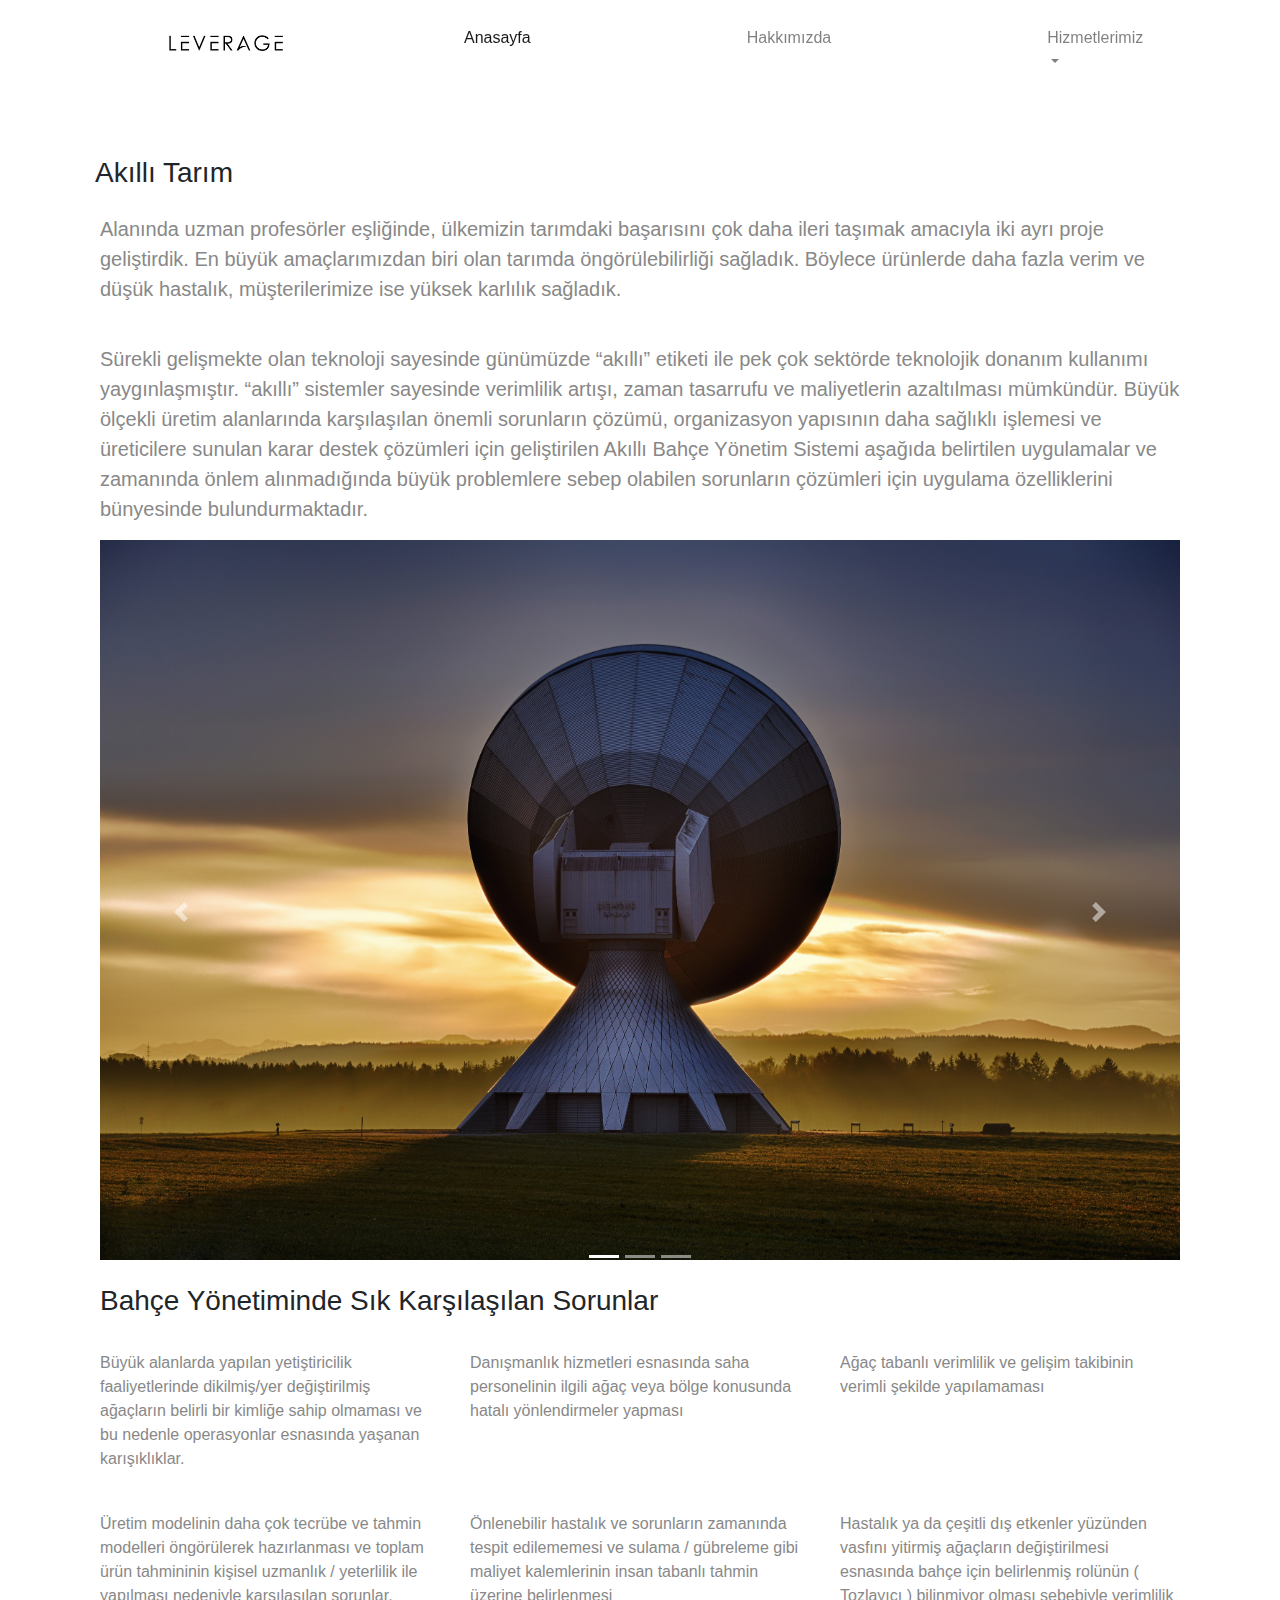
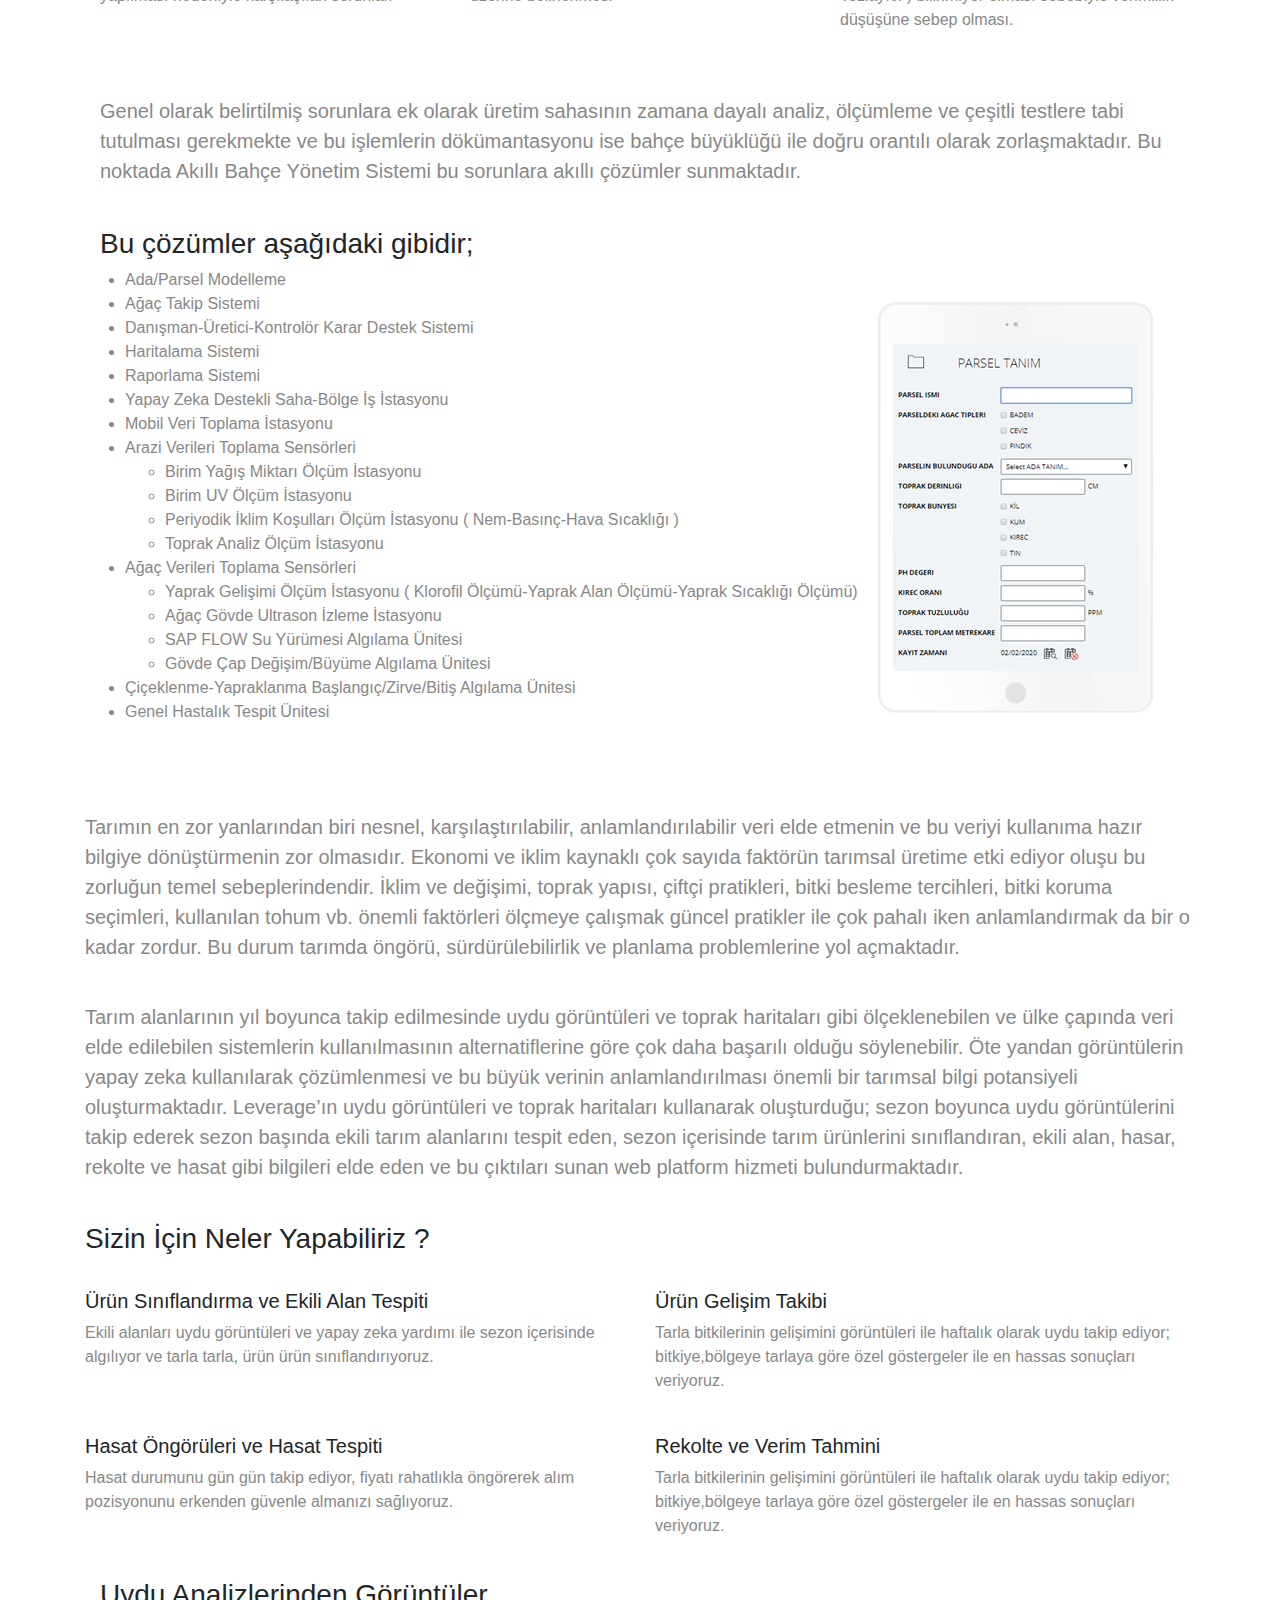
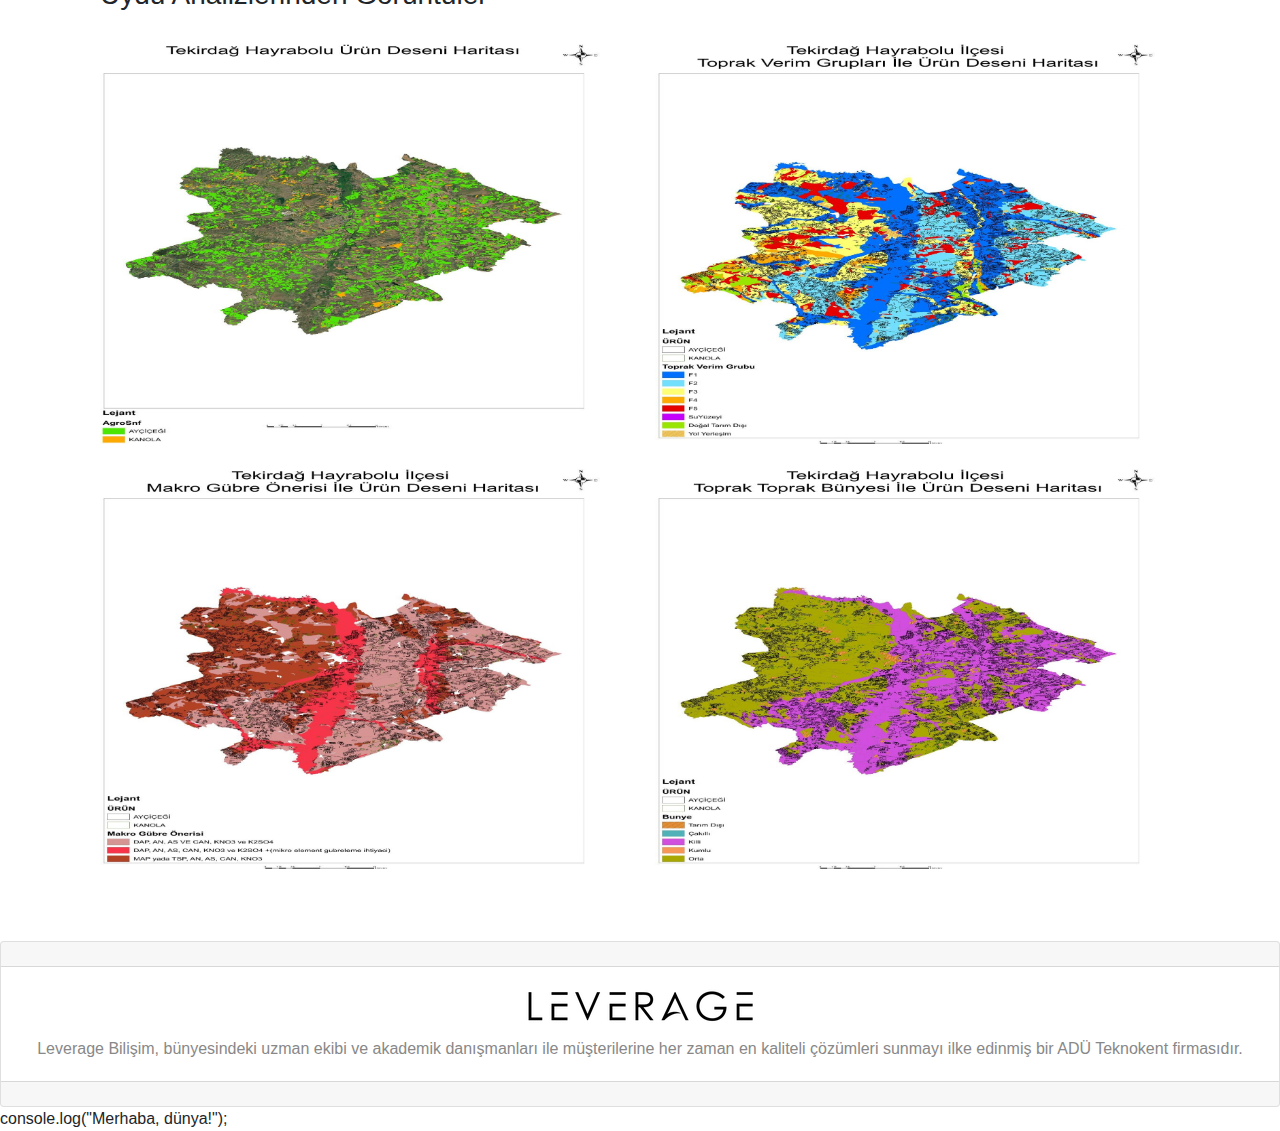
<file: Leverage/akilliTarim.html>
<!DOCTYPE html>
<html lang="en">
<head>
    <meta charset="UTF-8">
    <meta name="viewport" content="width=device-width, initial-scale=1.0">
    <title>AkilliTarim</title>
    <link rel="stylesheet" href="sayfa1.css">
    <link rel="stylesheet" href="https://cdn.jsdelivr.net/npm/bootstrap@4.0.0/dist/css/bootstrap.min.css"
    integrity="sha384-Gn5384xqQ1aoWXA+058RXPxPg6fy4IWvTNh0E263XmFcJlSAwiGgFAW/dAiS6JXm" crossorigin="anonymous">

</head>
<body>
    <div class="container">
      <nav class="navbar navbar-expand-lg navbar-light bg-light">
        <a class="navbar-brand" href="#">Navbar</a>
        <button class="navbar-toggler" type="button" data-toggle="collapse" data-target="#navbarSupportedContent" aria-controls="navbarSupportedContent" aria-expanded="false" aria-label="Toggle navigation">
          <span class="navbar-toggler-icon"></span>
        </button>
      <nav style="background-color:#ffffff ;" class="navbar fixed-top navbar-expand-lg navbar-light">
        <a href="index.html"><img style="margin-left: 150px;" src="resimler/logo.png" width="120" height="20"
            class="d-inline-block align-top"></a>
        <button class="navbar-toggler" type="button" data-toggle="collapse" data-target="#navbarSupportedContent"
          aria-controls="navbarSupportedContent" aria-expanded="false" aria-label="Toggle navigation">
          <span class="navbar-toggler-icon"></span>
        </button>
  
        <div class="collapse navbar-collapse" id="navbarSupportedContent">
          <ul style="position: relative; left: 170px;" class="navbar-nav ">
            <li style="margin-top: 10px; margin-right: 200px;" class="nav-item active">
              <a class="nav-link" href="index.html">Anasayfa <span class="sr-only">(current)</span></a>
            </li>
            <li style="margin-top: 10px; margin-right: 200px; " class="nav-item">
              <a class="nav-link" href="hakkimizda.html">Hakkımızda</a>
            </li>
            <li style="margin-top: 10px; margin-right:100px; width: 100%;" id="hizmet" class="nav-item dropdown">
              <a style="margin-right:100px;" class="nav-link dropdown-toggle" href="#" id="navbarDropdown" role="button"
                data-toggle="dropdown" aria-haspopup="true" aria-expanded="false">
                Hizmetlerimiz
              </a>
              <div class="dropdown-menu" aria-labelledby="navbarDropdown">
                <a class="dropdown-item" href="akilliTarim.html">Akıllı Tarım</a>
                <a class="dropdown-item" href="deneyimPaylasimi.html">Deneyim Paylaşımı</a>
                <a class="dropdown-item" href="uygulamalar.html">Yüksek Performanslı Uygulamalar</a>
                <a class="dropdown-item" href="issürecYönetimi.html">İş Süreç Yönetimi</a>
                <a class="dropdown-item" href="veriMadenciligi.html">Veri Madenciliği</a>
                <a class="dropdown-item" href="iot.html">IoT Çözümler</a>
              </div>
            </li>
            <li >
              <a style="position: relative;right: 50px;" id="iletisim" href="/iletisim.html"class="btn btn-primary">İletişim</a>
            </li>
          </ul>
        </div>
      </nav>
    </div>
        <div class="container">
            <h3 style= "margin-left:10px; margin-top: 100px;; font-size: 50; height: 50px;width: 200px;">Akıllı Tarım</h3>
            <div class="col-md-12">
              <p style="font-size: 20px;">Alanında uzman profesörler eşliğinde, ülkemizin tarımdaki başarısını çok daha ileri taşımak amacıyla iki ayrı proje geliştirdik. En büyük amaçlarımızdan biri olan tarımda öngörülebilirliği sağladık. Böylece ürünlerde daha fazla verim ve düşük hastalık, müşterilerimize ise yüksek karlılık sağladık.</p>
              <br>
              <p style="font-size: 20px;">Sürekli gelişmekte olan teknoloji sayesinde günümüzde “akıllı” etiketi ile pek çok sektörde teknolojik donanım kullanımı yaygınlaşmıştır. “akıllı” sistemler sayesinde verimlilik artışı, zaman tasarrufu ve maliyetlerin azaltılması mümkündür. Büyük ölçekli üretim alanlarında karşılaşılan önemli sorunların çözümü, organizasyon yapısının daha sağlıklı işlemesi ve üreticilere sunulan karar destek çözümleri için geliştirilen Akıllı Bahçe Yönetim Sistemi aşağıda belirtilen uygulamalar ve zamanında önlem alınmadığında büyük problemlere sebep olabilen sorunların çözümleri için uygulama özelliklerini bünyesinde bulundurmaktadır.</p>
              <div id="carouselExampleIndicators" class="carousel slide" data-ride="carousel">
                <ol class="carousel-indicators">
                  <li data-target="#carouselExampleIndicators" data-slide-to="0" class="active"></li>
                  <li data-target="#carouselExampleIndicators" data-slide-to="1"></li>
                  <li data-target="#carouselExampleIndicators" data-slide-to="2"></li>
                </ol>
                <div class="carousel-inner">
                  <div class="carousel-item active">
                    <img class="d-block w-100" src="resimler/antenna-contact-dawn-dusk-33153.jpg" alt="First slide">
                  </div>
                  <div class="carousel-item">
                    <img class="d-block w-100" src="resimler/air-aircraft-camera-cropland-442589.jpg" alt="Second slide">
                  </div>
                  <div class="carousel-item">
                    <img class="d-block w-100" src="resimler/Sapflow.jpg" alt="Third slide">
                  </div>
                </div>
                <a class="carousel-control-prev" href="#carouselExampleIndicators" role="button" data-slide="prev">
                  <span class="carousel-control-prev-icon" aria-hidden="true"></span>
                  <span class="sr-only">Previous</span>
                </a>
                <a class="carousel-control-next" href="#carouselExampleIndicators" role="button" data-slide="next">
                  <span class="carousel-control-next-icon" aria-hidden="true"></span>
                  <span class="sr-only">Next</span> </a>
                  <br>
                </div><div>
                  <h3 class="mb-30">Bahçe Yönetiminde Sık Karşılaşılan Sorunlar</h3>
                  <div class="row">
                    <div class="col-md-4"><p>Büyük alanlarda yapılan yetiştiricilik faaliyetlerinde dikilmiş/yer değiştirilmiş ağaçların belirli bir kimliğe sahip olmaması ve bu nedenle operasyonlar esnasında yaşanan karışıklıklar.</p></div>
                    <div class="col-md-4"><p>Danışmanlık hizmetleri esnasında saha personelinin ilgili ağaç veya bölge konusunda hatalı yönlendirmeler yapması</p></div>
                    <div class="col-md-4"><p>Ağaç tabanlı verimlilik ve gelişim takibinin verimli şekilde yapılamaması</p></div>
                  </div>
                    <div class="row">
                    <div class="col-md-4"><p>Üretim modelinin daha çok tecrübe ve tahmin modelleri öngörülerek hazırlanması ve toplam ürün tahmininin kişisel uzmanlık / yeterlilik ile yapılması nedeniyle karşılaşılan sorunlar.</p></div>
                    <div class="col-md-4"><p>Önlenebilir hastalık ve sorunların zamanında tespit edilememesi ve sulama / gübreleme gibi maliyet kalemlerinin insan tabanlı tahmin üzerine belirlenmesi</p></div>
                    <div class="col-md-4"><p>Hastalık ya da çeşitli dış etkenler yüzünden vasfını yitirmiş ağaçların değiştirilmesi esnasında bahçe için belirlenmiş rolünün ( Tozlayıcı ) bilinmiyor olması sebebiyle verimlilik düşüşüne sebep olması.</p></div>
                    </div>
                  </div>
                  <div>
                    <br><br>
                    <p style="font-size: 20px;">Genel olarak belirtilmiş sorunlara ek olarak üretim sahasının zamana dayalı analiz, ölçümleme ve çeşitli testlere tabi tutulması gerekmekte ve bu işlemlerin dökümantasyonu ise bahçe büyüklüğü ile doğru orantılı olarak zorlaşmaktadır. Bu noktada Akıllı Bahçe Yönetim Sistemi bu sorunlara akıllı çözümler sunmaktadır.</p>
                  </div>
                  <div class="row">
                    <div class="col-md-4 mt-sm-30">
                       <h3 style="width: 500px;" class="mb-20">Bu çözümler aşağıdaki gibidir;</h3>
                    </div>
                    <div style="display: inline-block;">
                      <ul class="unordered-list" style="font-size: 16px;  color: #888888">
                        <li>Ada/Parsel Modelleme</li>
                        <li>Ağaç Takip Sistemi</li>
                        <li>Danışman-Üretici-Kontrolör Karar Destek Sistemi</li>
                        <li>Haritalama Sistemi</li>
                        <li>Raporlama Sistemi</li>
                        <li>Yapay Zeka Destekli Saha-Bölge İş İstasyonu</li>
                        <li>Mobil Veri Toplama İstasyonu</li>
                        <li>Arazi Verileri Toplama Sensörleri
                          <ul>
                          <li>Birim Yağış Miktarı Ölçüm İstasyonu</li>
                          <li>Birim UV Ölçüm İstasyonu</li>
                          <li>Periyodik İklim Koşulları Ölçüm İstasyonu ( Nem-Basınç-Hava Sıcaklığı )</li>
                          <li>Toprak Analiz Ölçüm İstasyonu</li>
                        </ul>
                        </li>
                        <li>Ağaç Verileri Toplama Sensörleri
                          <ul>
                            <li>Yaprak Gelişimi Ölçüm İstasyonu ( Klorofil Ölçümü-Yaprak Alan Ölçümü-Yaprak Sıcaklığı Ölçümü)</li>
                            <li>Ağaç Gövde Ultrason İzleme İstasyonu</li>
                            <li>SAP FLOW Su Yürümesi Algılama Ünitesi</li>
                            <li>Gövde Çap Değişim/Büyüme Algılama Ünitesi</li>
                          </ul>
                        </li>
                        <li>Çiçeklenme-Yapraklanma Başlangıç/Zirve/Bitiş Algılama Ünitesi</li>
                        <li>Genel Hastalık Tespit Ünitesi</li>
                      </ul>
                      <div class="col-md-8">
                        <img src="resimler/rsz_1rsz_parseltablet.png" alt=""
                        style=" display:inline-block;
                        margin-top:-500px ;
                        margin-left:770px;">
                      </div>
                      <div>
                        <br><br>
                        <p style="font-size: 20px;">Tarımın en zor yanlarından biri nesnel, karşılaştırılabilir, anlamlandırılabilir veri elde etmenin ve bu veriyi kullanıma hazır bilgiye dönüştürmenin zor olmasıdır. Ekonomi ve iklim kaynaklı çok sayıda faktörün tarımsal üretime etki ediyor oluşu bu zorluğun temel sebeplerindendir. İklim ve değişimi, toprak yapısı, çiftçi pratikleri, bitki besleme tercihleri, bitki koruma seçimleri, kullanılan tohum vb. önemli faktörleri ölçmeye çalışmak güncel pratikler ile çok pahalı iken anlamlandırmak da bir o kadar zordur. Bu durum tarımda öngörü, sürdürülebilirlik ve planlama problemlerine yol açmaktadır.</p>
                        <br>
                        <p style="font-size: 20px;">Tarım alanlarının yıl boyunca takip edilmesinde uydu görüntüleri ve toprak haritaları gibi ölçeklenebilen ve ülke çapında veri elde edilebilen sistemlerin kullanılmasının alternatiflerine göre çok daha başarılı olduğu söylenebilir. Öte yandan görüntülerin yapay zeka kullanılarak çözümlenmesi ve bu büyük verinin anlamlandırılması önemli bir tarımsal bilgi potansiyeli oluşturmaktadır. Leverage’ın uydu görüntüleri ve toprak haritaları kullanarak oluşturduğu; sezon boyunca uydu görüntülerini takip ederek sezon başında ekili tarım alanlarını tespit eden, sezon içerisinde tarım ürünlerini sınıflandıran, ekili alan, hasar, rekolte ve hasat gibi bilgileri elde eden ve bu çıktıları sunan web platform hizmeti bulundurmaktadır.</p>
                      </div>
                      <div style="display: inline;" class="section-top-border">
                        <h3  class="mb-30">Sizin İçin Neler Yapabiliriz ?</h3>
                        <div class="row">
                          <div class="col-md-6">
                            <h5 class="mb-20">Ürün Sınıflandırma ve Ekili Alan Tespiti</h5>
                            <p>Ekili alanları uydu görüntüleri ve yapay zeka yardımı ile sezon içerisinde algılıyor ve tarla tarla, ürün ürün sınıflandırıyoruz.</p>
                          </div>
                          <div class="col-md-6">
                            <h5 class="mb-20">Ürün Gelişim Takibi</h5>
                              <p>Tarla bitkilerinin gelişimini görüntüleri ile haftalık olarak uydu takip ediyor; bitkiye,bölgeye tarlaya göre özel göstergeler ile en hassas sonuçları veriyoruz.</p>
                          </div>
                        </div>
                        <div class="row">
                          <div class="col-md-6">
                            <h5 class="mb-20">Hasat Öngörüleri ve Hasat Tespiti</h5>
                            <p>Hasat durumunu gün gün takip ediyor, fiyatı rahatlıkla öngörerek alım pozisyonunu erkenden güvenle almanızı sağlıyoruz.</p>
                          </div>
                          <div class="col-md-6">
                            <h5 class="mb-20">Rekolte ve Verim Tahmini</h5>
                              <p>Tarla bitkilerinin gelişimini görüntüleri ile haftalık olarak uydu takip ediyor; bitkiye,bölgeye tarlaya göre özel göstergeler ile en hassas sonuçları veriyoruz.</p>
                          </div>
                        </div>
                      </div>
                    </div>
                    <div class="container">
                      <h3>Uydu Analizlerinden Görüntüler</h3>
                    <div class="row">
                      <div class="col-md-6">
                        <img style="height: 400px; width: 500px;" src="resimler/map1.png" alt="">
                      </div>
                      <div class="col-md-6">
                        <img style="height: 400px; width: 500px;" src="resimler/map2.png" alt="">
                      </div>
                    </div>
                    <div class="row">
                      <div class="col-md-6">
                        <img style="height: 400px; width: 500px;" src="resimler/map3.png" alt="">
                      </div>
                      <div class="col-md-6">
                        <img style="height: 400px; width: 500px;" src="resimler/map4.png" alt="">
                      </div>
                    </div>                      
                    </div>
                  </div>
              </div>
              

        </div>
      </div>
<br><br><br>
      <section>
        <div class="card text-center">
        <div class="card-header">
        </div>
        <div class="card-body">
          <h5 class="card-title"><img src="resimler/logo.png" alt=""></h5>
          <p class="card-text">Leverage Bilişim, bünyesindeki uzman ekibi ve akademik danışmanları ile müşterilerine her zaman en kaliteli çözümleri sunmayı ilke edinmiş bir ADÜ Teknokent firmasıdır.</p>
        </div>
        <div class="card-footer text-muted">
        </div>
      </div>
      </section>



console.log("Merhaba, dünya!");


  <script src="https://code.jquery.com/jquery-3.2.1.slim.min.js"
    integrity="sha384-KJ3o2DKtIkvYIK3UENzmM7KCkRr/rE9/Qpg6aAZGJwFDMVNA/GpGFF93hXpG5KkN"
    crossorigin="anonymous"></script>
  <script src="https://cdn.jsdelivr.net/npm/popper.js@1.12.9/dist/umd/popper.min.js"
    integrity="sha384-ApNbgh9B+Y1QKtv3Rn7W3mgPxhU9K/ScQsAP7hUibX39j7fakFPskvXusvfa0b4Q"
    crossorigin="anonymous"></script>
  <script src="https://cdn.jsdelivr.net/npm/bootstrap@4.0.0/dist/js/bootstrap.min.js"
    integrity="sha384-JZR6Spejh4U02d8jOt6vLEHfe/JQGiRRSQQxSfFWpi1MquVdAyjUar5+76PVCmYl"
    crossorigin="anonymous"></script>
</body>
</html>
</file>
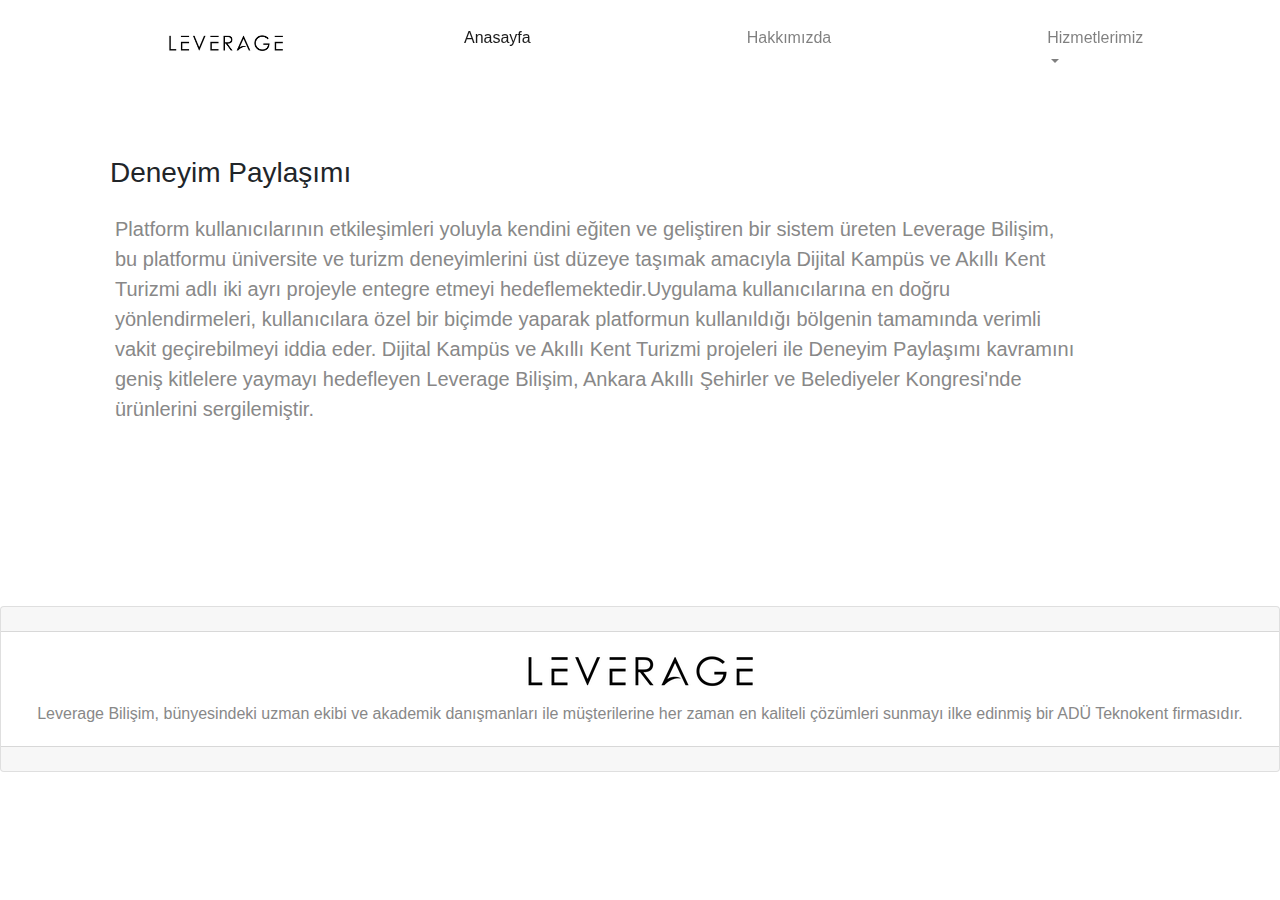
<file: Leverage/deneyimPaylasimi.html>
<!DOCTYPE html>
<html lang="en">
<head>
    <meta charset="UTF-8">
    <meta name="viewport" content="width=device-width, initial-scale=1.0">
    <title>deneyimPaylasimi</title>
    <link rel="stylesheet" href="sayfa1.css">
  <link rel="stylesheet" href="https://cdn.jsdelivr.net/npm/bootstrap@4.0.0/dist/css/bootstrap.min.css"
    integrity="sha384-Gn5384xqQ1aoWXA+058RXPxPg6fy4IWvTNh0E263XmFcJlSAwiGgFAW/dAiS6JXm" crossorigin="anonymous">

</head>
<body>
    <div class="container">
      <nav class="navbar navbar-expand-lg navbar-light bg-light">
        <a class="navbar-brand" href="#">Navbar</a>
        <button class="navbar-toggler" type="button" data-toggle="collapse" data-target="#navbarSupportedContent" aria-controls="navbarSupportedContent" aria-expanded="false" aria-label="Toggle navigation">
          <span class="navbar-toggler-icon"></span>
        </button>
      <nav style="background-color:#ffffff ;" class="navbar fixed-top navbar-expand-lg navbar-light">
        <a href="index.html"><img style="margin-left: 150px;" src="resimler/logo.png" width="120" height="20"
            class="d-inline-block align-top"></a>
        <button class="navbar-toggler" type="button" data-toggle="collapse" data-target="#navbarSupportedContent"
          aria-controls="navbarSupportedContent" aria-expanded="false" aria-label="Toggle navigation">
          <span class="navbar-toggler-icon"></span>
        </button>
  
        <div class="collapse navbar-collapse" id="navbarSupportedContent">
          <ul style="position: relative; left: 170px;" class="navbar-nav ">
            <li style="margin-top: 10px; margin-right: 200px;" class="nav-item active">
              <a class="nav-link" href="index.html">Anasayfa <span class="sr-only">(current)</span></a>
            </li>
            <li style="margin-top: 10px; margin-right: 200px; " class="nav-item">
              <a class="nav-link" href="hakkimizda.html">Hakkımızda</a>
            </li>
            <li style="margin-top: 10px; margin-right:100px; width: 100%;" id="hizmet" class="nav-item dropdown">
              <a style="margin-right:100px;" class="nav-link dropdown-toggle" href="#" id="navbarDropdown" role="button"
                data-toggle="dropdown" aria-haspopup="true" aria-expanded="false">
                Hizmetlerimiz
              </a>
              <div class="dropdown-menu" aria-labelledby="navbarDropdown">
                <a class="dropdown-item" href="akilliTarim.html">Akıllı Tarım</a>
                <a class="dropdown-item" href="deneyimPaylasimi.html">Deneyim Paylaşımı</a>
                <a class="dropdown-item" href="uygulamalar.html">Yüksek Performanslı Uygulamalar</a>
                <a class="dropdown-item" href="issürecYönetimi.html">İş Süreç Yönetimi</a>
                <a class="dropdown-item" href="veriMadenciligi.html">Veri Madenciliği</a>
                <a class="dropdown-item" href="iot.html">IoT Çözümler</a>
              </div>
            </li>
            <li >
              <a style="position: relative;right: 50px;" id="iletisim" href="/iletisim.html"class="btn btn-primary">İletişim</a>
            </li>
          </ul>
        </div>
      </nav>
    </div>
      <section>
          <div style="margin-bottom: 110px;" class="container">
                <h3 style= "margin-left:25px; margin-top: 100px;; font-size: 50; height: 50px;width: 400px;">Deneyim Paylaşımı</h3>
                  <div class="col">
                   <div class="col-md-11">
                    <p class="text-left" style="font-size: 20px;">
                      Platform kullanıcılarının etkileşimleri yoluyla kendini eğiten ve geliştiren bir sistem üreten Leverage Bilişim, bu platformu üniversite ve turizm deneyimlerini üst düzeye taşımak amacıyla Dijital Kampüs ve Akıllı Kent Turizmi adlı iki ayrı projeyle entegre etmeyi hedeflemektedir.Uygulama kullanıcılarına en doğru yönlendirmeleri, kullanıcılara özel bir biçimde yaparak platformun kullanıldığı bölgenin tamamında verimli vakit geçirebilmeyi iddia eder. Dijital Kampüs ve Akıllı Kent Turizmi projeleri ile Deneyim Paylaşımı kavramını geniş kitlelere yaymayı hedefleyen Leverage Bilişim, Ankara Akıllı Şehirler ve Belediyeler Kongresi'nde ürünlerini sergilemiştir.
                </p>
              </div>
            </div>
          </div>
        </section>
      
      <br><br><br>
                <section>
                  <div class="card text-center">
                    <div class="card-header">
                    </div>
                    <div class="card-body">
                      <h5 class="card-title"><img src="resimler/logo.png" alt=""></h5>
                      <p class="card-text">Leverage Bilişim, bünyesindeki uzman ekibi ve akademik danışmanları ile müşterilerine her zaman en kaliteli çözümleri sunmayı ilke edinmiş bir ADÜ Teknokent firmasıdır.</p>
                    </div>
                    <div class="card-footer text-muted">
                    </div>
                  </div>
                </section>
      <script src="https://code.jquery.com/jquery-3.2.1.slim.min.js"
    integrity="sha384-KJ3o2DKtIkvYIK3UENzmM7KCkRr/rE9/Qpg6aAZGJwFDMVNA/GpGFF93hXpG5KkN"
    crossorigin="anonymous"></script>
  <script src="https://cdn.jsdelivr.net/npm/popper.js@1.12.9/dist/umd/popper.min.js"
    integrity="sha384-ApNbgh9B+Y1QKtv3Rn7W3mgPxhU9K/ScQsAP7hUibX39j7fakFPskvXusvfa0b4Q"
    crossorigin="anonymous"></script>
  <script src="https://cdn.jsdelivr.net/npm/bootstrap@4.0.0/dist/js/bootstrap.min.js"
    integrity="sha384-JZR6Spejh4U02d8jOt6vLEHfe/JQGiRRSQQxSfFWpi1MquVdAyjUar5+76PVCmYl"
    crossorigin="anonymous"></script>
</body>
</html>
</file>
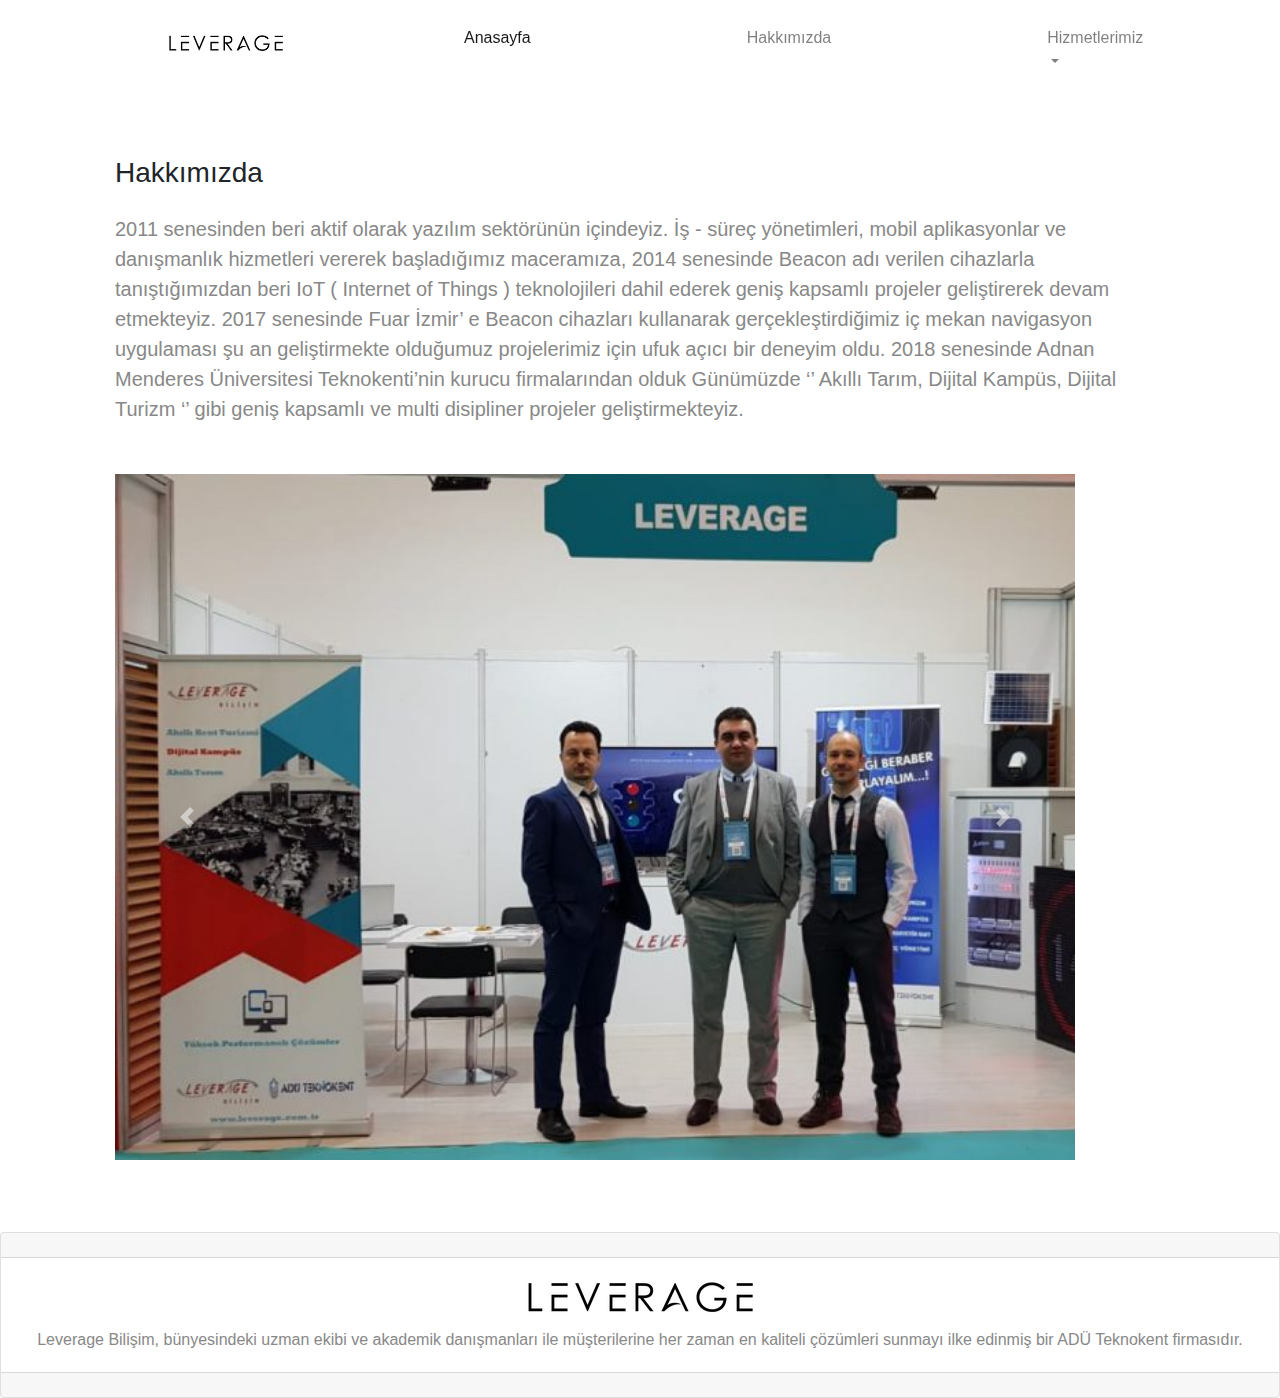
<file: Leverage/hakkimizda.html>
<!DOCTYPE html>
<html lang="en">
<head>
    <meta charset="UTF-8">
    <meta name="viewport" content="width=device-width, initial-scale=1.0">
    <title>Hakkımızda</title>
    <link rel="stylesheet" href="sayfa1.css">
    <link rel="stylesheet" href="https://cdn.jsdelivr.net/npm/bootstrap@4.0.0/dist/css/bootstrap.min.css"
    integrity="sha384-Gn5384xqQ1aoWXA+058RXPxPg6fy4IWvTNh0E263XmFcJlSAwiGgFAW/dAiS6JXm" crossorigin="anonymous">
</head>
<body>
    <div class="container">
      <nav class="navbar navbar-expand-lg navbar-light bg-light">
        <a class="navbar-brand" href="#">Navbar</a>
        <button class="navbar-toggler" type="button" data-toggle="collapse" data-target="#navbarSupportedContent" aria-controls="navbarSupportedContent" aria-expanded="false" aria-label="Toggle navigation">
          <span class="navbar-toggler-icon"></span>
        </button>
      <nav style="background-color:#ffffff ;" class="navbar fixed-top navbar-expand-lg navbar-light">
        <a href="index.html"><img style="margin-left: 150px;" src="resimler/logo.png" width="120" height="20"
            class="d-inline-block align-top"></a>
        <button class="navbar-toggler" type="button" data-toggle="collapse" data-target="#navbarSupportedContent"
          aria-controls="navbarSupportedContent" aria-expanded="false" aria-label="Toggle navigation">
          <span class="navbar-toggler-icon"></span>
        </button>
  
        <div class="collapse navbar-collapse" id="navbarSupportedContent">
          <ul style="position: relative; left: 170px;" class="navbar-nav ">
            <li style="margin-top: 10px; margin-right: 200px;" class="nav-item active">
              <a class="nav-link" href="index.html">Anasayfa <span class="sr-only">(current)</span></a>
            </li>
            <li style="margin-top: 10px; margin-right: 200px; " class="nav-item">
              <a class="nav-link" href="hakkimizda.html">Hakkımızda</a>
            </li>
            <li style="margin-top: 10px; margin-right:100px; width: 100%;" id="hizmet" class="nav-item dropdown">
              <a style="margin-right:100px;" class="nav-link dropdown-toggle" href="#" id="navbarDropdown" role="button"
                data-toggle="dropdown" aria-haspopup="true" aria-expanded="false">
                Hizmetlerimiz
              </a>
              <div class="dropdown-menu" aria-labelledby="navbarDropdown">
                <a class="dropdown-item" href="akilliTarim.html">Akıllı Tarım</a>
                <a class="dropdown-item" href="deneyimPaylasimi.html">Deneyim Paylaşımı</a>
                <a class="dropdown-item" href="uygulamalar.html">Yüksek Performanslı Uygulamalar</a>
                <a class="dropdown-item" href="issürecYönetimi.html">İş Süreç Yönetimi</a>
                <a class="dropdown-item" href="veriMadenciligi.html">Veri Madenciliği</a>
                <a class="dropdown-item" href="iot.html">IoT Çözümler</a>
              </div>
            </li>
            <li >
              <a style="position: relative;right: 50px;" id="iletisim" href="/iletisim.html"class="btn btn-primary">İletişim</a>
            </li>
          </ul>
        </div>
      </nav>
    </div>
        <section>
          <div class="container">
                <h3 style= "margin-left:30px; margin-top: 100px;; font-size: 50; height: 50px;width: 200px;">Hakkımızda</h3>
                  <div class="col">
                   <div class="col-md-12">
                    <p class="text-left" style="font-size: 20px;">
                             2011 senesinden beri aktif olarak yazılım sektörünün içindeyiz. İş - süreç yönetimleri, mobil aplikasyonlar ve danışmanlık hizmetleri vererek başladığımız maceramıza, 2014 senesinde Beacon adı verilen cihazlarla tanıştığımızdan beri IoT ( Internet of Things ) teknolojileri dahil ederek geniş kapsamlı projeler geliştirerek devam etmekteyiz.
                            2017 senesinde Fuar İzmir’ e Beacon cihazları kullanarak gerçekleştirdiğimiz iç mekan navigasyon uygulaması şu an geliştirmekte olduğumuz projelerimiz için ufuk açıcı bir deneyim oldu. 
                            2018 senesinde Adnan Menderes Üniversitesi Teknokenti’nin kurucu firmalarından olduk
                            Günümüzde  ‘’ Akıllı Tarım, Dijital Kampüs, Dijital Turizm ‘’ gibi geniş kapsamlı ve multi disipliner projeler geliştirmekteyiz.
                            
                </p></div>
              <div style="margin-top: 50px;" class="col-md-11">
                <div id="carouselExampleControls" class="carousel slide" data-ride="carousel">
                  <div class="carousel-inner">
                    <div class="carousel-item active">
                      <img class="d-block w-100" src="resimler/leveragefuar-700x500_c.jpeg" alt="First slide">
                    </div>
                    <div class="carousel-item">
                      <img class="d-block w-100" src="resimler/4px-BW84_n0QJGVPszge3NRBsKw-2VcOifrJIjPYFYkOtaCZxxXQ2dulUS329QcRSTQ9KplSmnhYarnLVrU3E7PHebtOxdxrcppDaeBh8Y7NPR16ZiIPKg (1).webp" alt="Second slide">
                    </div>
                    <div class="carousel-item">
                      <img class="d-block w-100" src="resimler/WhatsApp Image 2020-03-03 at 14.39.52.jpeg" alt="Third slide">
                    </div>
                  </div>
                  <a class="carousel-control-prev" href="#carouselExampleControls" role="button" data-slide="prev">
                    <span class="carousel-control-prev-icon" aria-hidden="true"></span>
                    <span class="sr-only">Previous</span>
                  </a>
                  <a class="carousel-control-next" href="#carouselExampleControls" role="button" data-slide="next">
                    <span class="carousel-control-next-icon" aria-hidden="true"></span>
                    <span class="sr-only">Next</span>
                  </a>
                </div>
              </div>
              </div>
          </div>
        
        </section>
      </div>
        <br><br><br>
                <section>
                  <div class="card text-center">
                    <div class="card-header">
                    </div>
                    <div class="card-body">
                      <h5 class="card-title"><img src="resimler/logo.png" alt=""></h5>
                      <p class="card-text">Leverage Bilişim, bünyesindeki uzman ekibi ve akademik danışmanları ile müşterilerine her zaman en kaliteli çözümleri sunmayı ilke edinmiş bir ADÜ Teknokent firmasıdır.</p>
                    </div>
                    <div class="card-footer text-muted">
                    </div>
                  </div>
                </section>




      <script src="https://code.jquery.com/jquery-3.2.1.slim.min.js"
    integrity="sha384-KJ3o2DKtIkvYIK3UENzmM7KCkRr/rE9/Qpg6aAZGJwFDMVNA/GpGFF93hXpG5KkN"
    crossorigin="anonymous"></script>
  <script src="https://cdn.jsdelivr.net/npm/popper.js@1.12.9/dist/umd/popper.min.js"
    integrity="sha384-ApNbgh9B+Y1QKtv3Rn7W3mgPxhU9K/ScQsAP7hUibX39j7fakFPskvXusvfa0b4Q"
    crossorigin="anonymous"></script>
  <script src="https://cdn.jsdelivr.net/npm/bootstrap@4.0.0/dist/js/bootstrap.min.js"
    integrity="sha384-JZR6Spejh4U02d8jOt6vLEHfe/JQGiRRSQQxSfFWpi1MquVdAyjUar5+76PVCmYl"
    crossorigin="anonymous"></script>
</body>
</html>
</file>
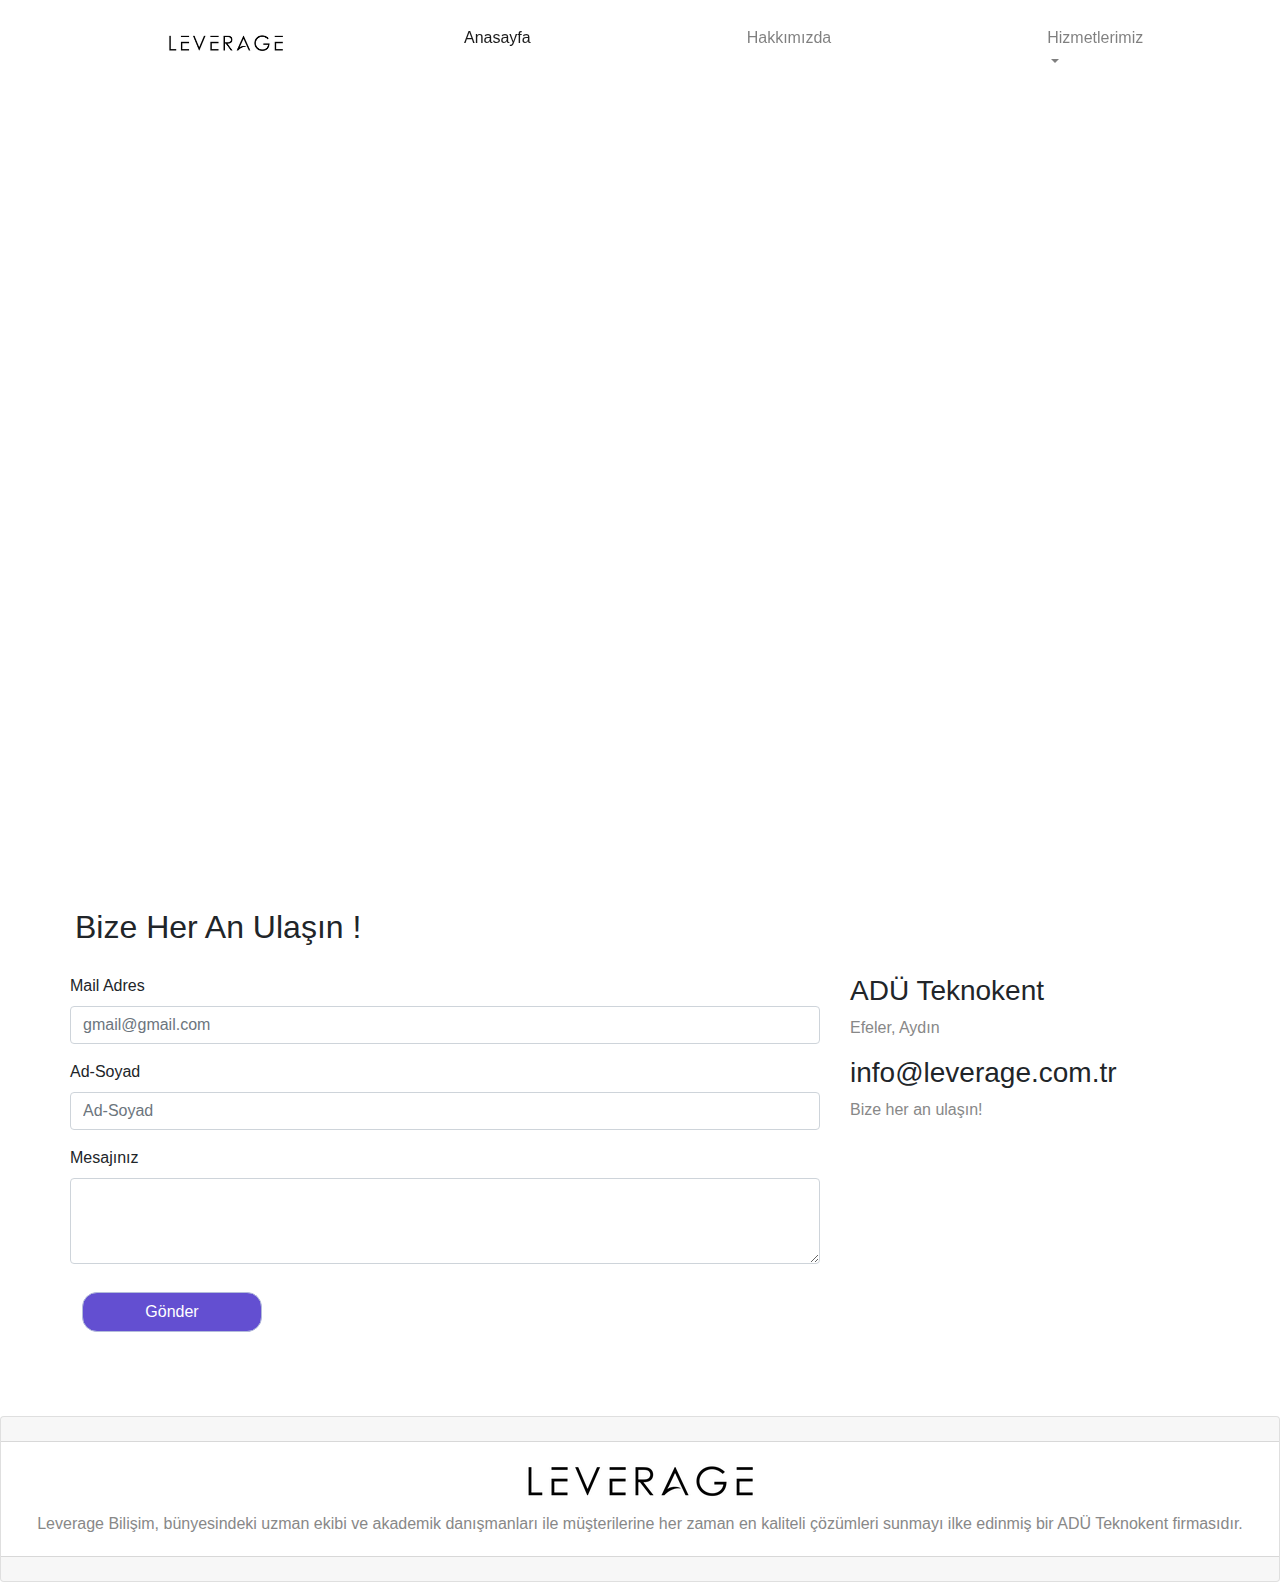
<file: Leverage/iletisim.html>
<!DOCTYPE html>
<html lang="en">
<head>
    <meta charset="UTF-8">
    <meta name="viewport" content="width=device-width, initial-scale=1.0">
    <title>İletişim</title>
    <link rel="stylesheet" href="https://cdnjs.cloudflare.com/ajax/libs/font-awesome/6.4.2/css/all.min.css">
    <link rel="stylesheet" href="sayfa1.css">
  <link rel="stylesheet" href="https://cdn.jsdelivr.net/npm/bootstrap@4.0.0/dist/css/bootstrap.min.css"
    integrity="sha384-Gn5384xqQ1aoWXA+058RXPxPg6fy4IWvTNh0E263XmFcJlSAwiGgFAW/dAiS6JXm" crossorigin="anonymous">

</head>
<body>
    <div class="container">
      <nav class="navbar navbar-expand-lg navbar-light bg-light">
        <a class="navbar-brand" href="#">Navbar</a>
        <button class="navbar-toggler" type="button" data-toggle="collapse" data-target="#navbarSupportedContent" aria-controls="navbarSupportedContent" aria-expanded="false" aria-label="Toggle navigation">
          <span class="navbar-toggler-icon"></span>
        </button>
      <nav style="background-color:#ffffff ;" class="navbar fixed-top navbar-expand-lg navbar-light">
        <a href="index.html"><img style="margin-left: 150px;" src="resimler/logo.png" width="120" height="20"
            class="d-inline-block align-top"></a>
        <button class="navbar-toggler" type="button" data-toggle="collapse" data-target="#navbarSupportedContent"
          aria-controls="navbarSupportedContent" aria-expanded="false" aria-label="Toggle navigation">
          <span class="navbar-toggler-icon"></span>
        </button>
  
        <div class="collapse navbar-collapse" id="navbarSupportedContent">
          <ul style="position: relative; left: 170px;" class="navbar-nav ">
            <li style="margin-top: 10px; margin-right: 200px;" class="nav-item active">
              <a class="nav-link" href="index.html">Anasayfa <span class="sr-only">(current)</span></a>
            </li>
            <li style="margin-top: 10px; margin-right: 200px; " class="nav-item">
              <a class="nav-link" href="hakkimizda.html">Hakkımızda</a>
            </li>
            <li style="margin-top: 10px; margin-right:100px; width: 100%;" id="hizmet" class="nav-item dropdown">
              <a style="margin-right:100px;" class="nav-link dropdown-toggle" href="#" id="navbarDropdown" role="button"
                data-toggle="dropdown" aria-haspopup="true" aria-expanded="false">
                Hizmetlerimiz
              </a>
              <div class="dropdown-menu" aria-labelledby="navbarDropdown">
                <a class="dropdown-item" href="akilliTarim.html">Akıllı Tarım</a>
                <a class="dropdown-item" href="deneyimPaylasimi.html">Deneyim Paylaşımı</a>
                <a class="dropdown-item" href="uygulamalar.html">Yüksek Performanslı Uygulamalar</a>
                <a class="dropdown-item" href="issürecYönetimi.html">İş Süreç Yönetimi</a>
                <a class="dropdown-item" href="veriMadenciligi.html">Veri Madenciliği</a>
                <a class="dropdown-item" href="iot.html">IoT Çözümler</a>
              </div>
            </li>
            <li >
              <a style="position: relative;right: 50px;" id="iletisim" href="/iletisim.html"class="btn btn-primary">İletişim</a>
            </li>
          </ul>
        </div>
      </nav>
    </div>
        <br><br><br>
        <section>
          <div class="container">
            <div class="row">
              <iframe src="https://www.google.com/maps/embed?pb=!1m18!1m12!1m3!1d196.8835687414134!2d27.858316083912424!3d37.857082388775865!2m3!1f0!2f0!3f0!3m2!1i1024!2i768!4f13.1!3m3!1m2!1s0x14b92b7a76182781%3A0x8834df119ecb5fcb!2zTGV2ZXJhZ2UgWWF6xLFsxLFt!5e0!3m2!1str!2str!4v1692017269787!5m2!1str!2str" width="1200" height="750" style="border:0;" allowfullscreen="" loading="lazy" referrerpolicy="no-referrer-when-downgrade"></iframe>
            <div class="row">
              <div class="col-12">
                <h2 style="position: relative; bottom: 20px; left: 5px; ">Bize Her An Ulaşın !</h2>
              </div>
              <div class="col-8">
                <form class="form-contact contact_form" action="contact_process.php" method="post" id="contactForm" novalidate="novalidate">
                  <div class="form-group">
                    <label for="exampleFormControlInput1">Mail Adres</label>
                    <input type="email" class="form-control" id="exampleFormControlInput1" placeholder="gmail@gmail.com">
                  </div>
                  <div class="form-group">
                    <label for="exampleFormControlInput1">Ad-Soyad</label>
                    <input type="email" class="form-control" id="exampleFormControlInput2" placeholder="Ad-Soyad">
                  </div>
                  <div class="form-group">
                    <label for="exampleFormControlTextarea1">Mesajınız</label>
                    <textarea class="form-control" id="exampleFormControlTextarea1" rows="3"></textarea>
                  </div>
                  <button type="iletisim" id="iletisim" class="btn btn-primary">Gönder</button>
                </form>
              </div>
              <div class="col-lg-4">
                <div class="media contact-info">
                  <div class="media-body">
                    <h3>ADÜ Teknokent</h3>
                    <p>Efeler, Aydın</p>
                  </div>
                </div>
                
                <div class="media contact-info">
                  <div class="media-body">
                    <h3>info@leverage.com.tr</h3>
                    <p>Bize her an ulaşın!</p>
                  </div>
                </div>
              </div>
            </div>
              </div>
            </div>
          
        </section>
      </div>
      <br><br><br>
      <div class="card text-center">
        <div class="card-header">
        </div>
        <div class="card-body">
          <h5 class="card-title"><img src="resimler/logo.png" alt=""></h5>
          <p class="card-text">Leverage Bilişim, bünyesindeki uzman ekibi ve akademik danışmanları ile müşterilerine her zaman en kaliteli çözümleri sunmayı ilke edinmiş bir ADÜ Teknokent firmasıdır.</p>
        </div>
        <div class="card-footer text-muted">
        </div>
      </div>




      <script src="https://code.jquery.com/jquery-3.2.1.slim.min.js"
    integrity="sha384-KJ3o2DKtIkvYIK3UENzmM7KCkRr/rE9/Qpg6aAZGJwFDMVNA/GpGFF93hXpG5KkN"
    crossorigin="anonymous"></script>
  <script src="https://cdn.jsdelivr.net/npm/popper.js@1.12.9/dist/umd/popper.min.js"
    integrity="sha384-ApNbgh9B+Y1QKtv3Rn7W3mgPxhU9K/ScQsAP7hUibX39j7fakFPskvXusvfa0b4Q"
    crossorigin="anonymous"></script>
  <script src="https://cdn.jsdelivr.net/npm/bootstrap@4.0.0/dist/js/bootstrap.min.js"
    integrity="sha384-JZR6Spejh4U02d8jOt6vLEHfe/JQGiRRSQQxSfFWpi1MquVdAyjUar5+76PVCmYl"
    crossorigin="anonymous"></script>
</body>
</html>
</file>
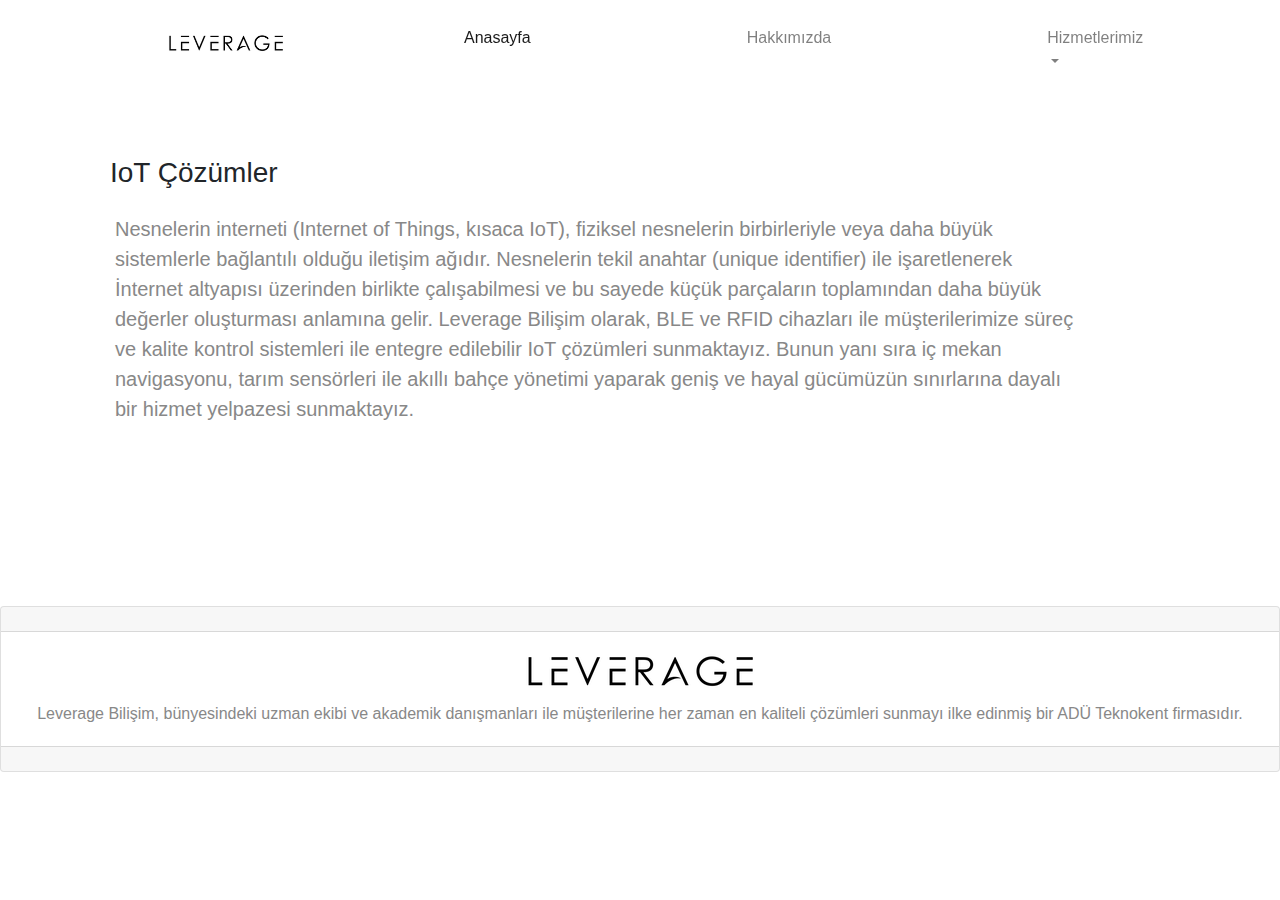
<file: Leverage/iot.html>
<!DOCTYPE html>
<html lang="en">
<head>
    <meta charset="UTF-8">
    <meta name="viewport" content="width=device-width, initial-scale=1.0">
    <title>Iot</title>
    <link rel="stylesheet" href="sayfa1.css">
  <link rel="stylesheet" href="https://cdn.jsdelivr.net/npm/bootstrap@4.0.0/dist/css/bootstrap.min.css"
    integrity="sha384-Gn5384xqQ1aoWXA+058RXPxPg6fy4IWvTNh0E263XmFcJlSAwiGgFAW/dAiS6JXm" crossorigin="anonymous">

</head>
<body>
    <div class="container">
      <nav class="navbar navbar-expand-lg navbar-light bg-light">
        <a class="navbar-brand" href="#">Navbar</a>
        <button class="navbar-toggler" type="button" data-toggle="collapse" data-target="#navbarSupportedContent" aria-controls="navbarSupportedContent" aria-expanded="false" aria-label="Toggle navigation">
          <span class="navbar-toggler-icon"></span>
        </button>
      <nav style="background-color:#ffffff ;" class="navbar fixed-top navbar-expand-lg navbar-light">
        <a href="index.html"><img style="margin-left: 150px;" src="resimler/logo.png" width="120" height="20"
            class="d-inline-block align-top"></a>
        <button class="navbar-toggler" type="button" data-toggle="collapse" data-target="#navbarSupportedContent"
          aria-controls="navbarSupportedContent" aria-expanded="false" aria-label="Toggle navigation">
          <span class="navbar-toggler-icon"></span>
        </button>
  
        <div class="collapse navbar-collapse" id="navbarSupportedContent">
          <ul style="position: relative; left: 170px;" class="navbar-nav ">
            <li style="margin-top: 10px; margin-right: 200px;" class="nav-item active">
              <a class="nav-link" href="index.html">Anasayfa <span class="sr-only">(current)</span></a>
            </li>
            <li style="margin-top: 10px; margin-right: 200px; " class="nav-item">
              <a class="nav-link" href="hakkimizda.html">Hakkımızda</a>
            </li>
            <li style="margin-top: 10px; margin-right:100px; width: 100%;" id="hizmet" class="nav-item dropdown">
              <a style="margin-right:100px;" class="nav-link dropdown-toggle" href="#" id="navbarDropdown" role="button"
                data-toggle="dropdown" aria-haspopup="true" aria-expanded="false">
                Hizmetlerimiz
              </a>
              <div class="dropdown-menu" aria-labelledby="navbarDropdown">
                <a class="dropdown-item" href="akilliTarim.html">Akıllı Tarım</a>
                <a class="dropdown-item" href="deneyimPaylasimi.html">Deneyim Paylaşımı</a>
                <a class="dropdown-item" href="uygulamalar.html">Yüksek Performanslı Uygulamalar</a>
                <a class="dropdown-item" href="issürecYönetimi.html">İş Süreç Yönetimi</a>
                <a class="dropdown-item" href="veriMadenciligi.html">Veri Madenciliği</a>
                <a class="dropdown-item" href="iot.html">IoT Çözümler</a>
              </div>
            </li>
            <li >
              <a style="position: relative;right: 50px;" id="iletisim" href="/iletisim.html"class="btn btn-primary">İletişim</a>
            </li>
          </ul>
        </div>
      </nav>
    </div>
        <div style="margin-bottom: 110px;" class="container">
        <h3 style= "margin-left:25px; margin-top: 100px;; font-size: 50; height: 50px;width: 400px;">IoT Çözümler</h3>
          <div class="col">
           <div class="col-md-11">
            <p class="text-left" style="font-size: 20px;">
              Nesnelerin interneti (Internet of Things, kısaca IoT), fiziksel nesnelerin birbirleriyle veya daha büyük sistemlerle bağlantılı olduğu iletişim ağıdır. Nesnelerin tekil anahtar (unique identifier) ile işaretlenerek İnternet altyapısı üzerinden birlikte çalışabilmesi ve bu sayede küçük parçaların toplamından daha büyük değerler oluşturması anlamına gelir. Leverage Bilişim olarak, BLE ve RFID cihazları ile müşterilerimize süreç ve kalite kontrol sistemleri ile entegre edilebilir IoT çözümleri sunmaktayız. Bunun yanı sıra iç mekan navigasyonu, tarım sensörleri ile akıllı bahçe yönetimi yaparak geniş ve hayal gücümüzün sınırlarına dayalı bir hizmet yelpazesi sunmaktayız.
        </p></div></div></div></section>
        <section>
</div>
<br><br><br>
<section>
  <div class="card text-center">
  <div class="card-header">
  </div>
  <div class="card-body">
    <h5 class="card-title"><img src="resimler/logo.png" alt=""></h5>
    <p class="card-text">Leverage Bilişim, bünyesindeki uzman ekibi ve akademik danışmanları ile müşterilerine her zaman en kaliteli çözümleri sunmayı ilke edinmiş bir ADÜ Teknokent firmasıdır.</p>
  </div>
  <div class="card-footer text-muted">
  </div>
</div>
</section>





      <script src="https://code.jquery.com/jquery-3.2.1.slim.min.js"
    integrity="sha384-KJ3o2DKtIkvYIK3UENzmM7KCkRr/rE9/Qpg6aAZGJwFDMVNA/GpGFF93hXpG5KkN"
    crossorigin="anonymous"></script>
  <script src="https://cdn.jsdelivr.net/npm/popper.js@1.12.9/dist/umd/popper.min.js"
    integrity="sha384-ApNbgh9B+Y1QKtv3Rn7W3mgPxhU9K/ScQsAP7hUibX39j7fakFPskvXusvfa0b4Q"
    crossorigin="anonymous"></script>
  <script src="https://cdn.jsdelivr.net/npm/bootstrap@4.0.0/dist/js/bootstrap.min.js"
    integrity="sha384-JZR6Spejh4U02d8jOt6vLEHfe/JQGiRRSQQxSfFWpi1MquVdAyjUar5+76PVCmYl"
    crossorigin="anonymous"></script>
</body>
</html>
</file>
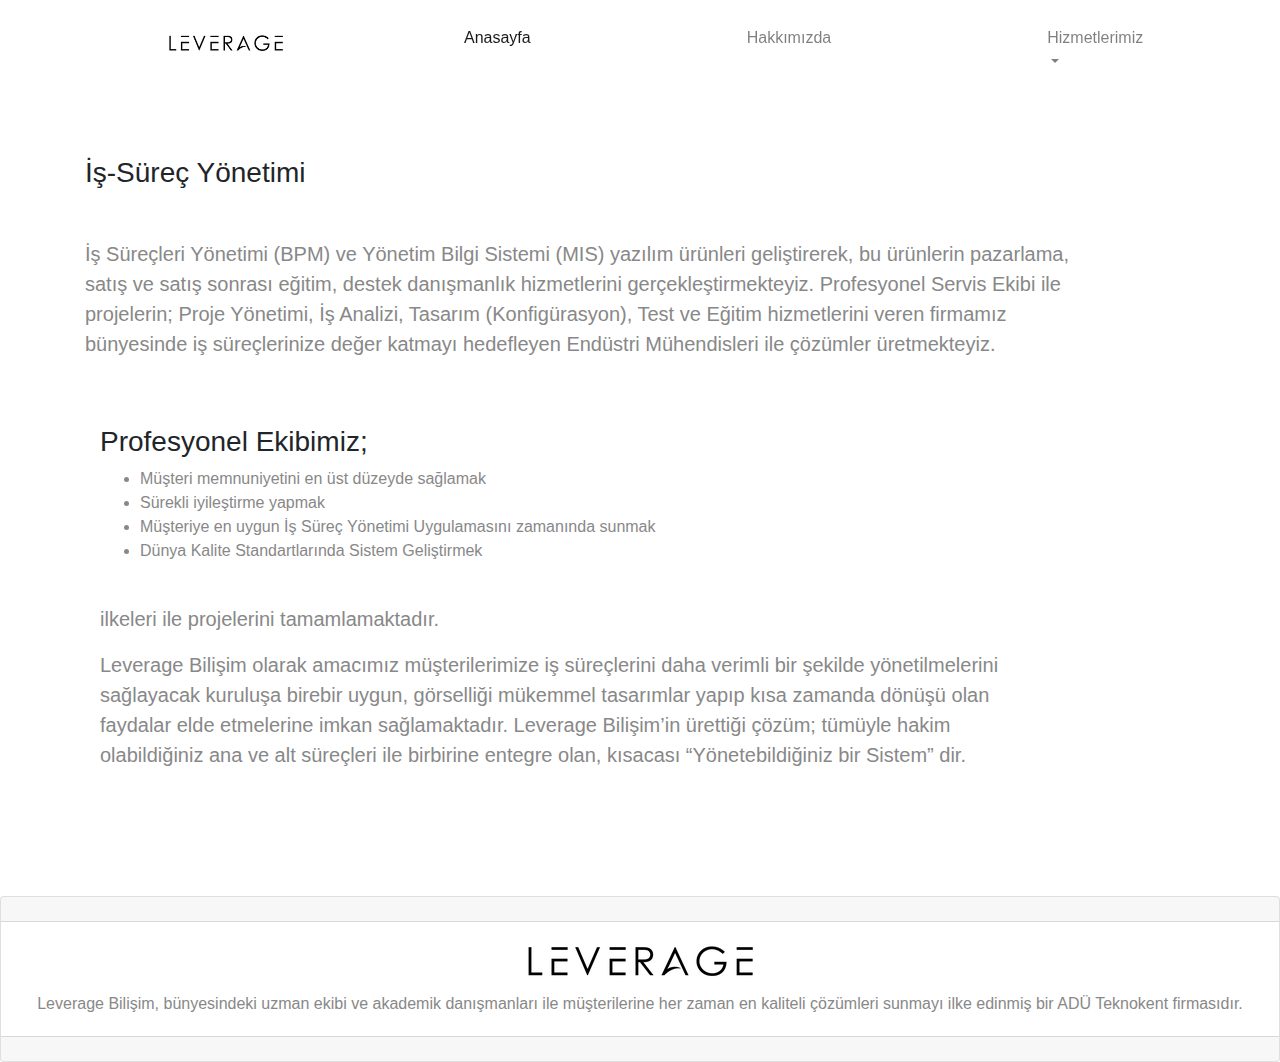
<file: Leverage/issürecYönetimi.html>
<!DOCTYPE html>
<html lang="en">
<head>
    <meta charset="UTF-8">
    <meta name="viewport" content="width=device-width, initial-scale=1.0">
    <title>işSüreç</title>
    <link rel="stylesheet" href="sayfa1.css">
  <link rel="stylesheet" href="https://cdn.jsdelivr.net/npm/bootstrap@4.0.0/dist/css/bootstrap.min.css"
    integrity="sha384-Gn5384xqQ1aoWXA+058RXPxPg6fy4IWvTNh0E263XmFcJlSAwiGgFAW/dAiS6JXm" crossorigin="anonymous">

</head>
<body>
    <div class="container">
      <nav class="navbar navbar-expand-lg navbar-light bg-light">
        <a class="navbar-brand" href="#">Navbar</a>
        <button class="navbar-toggler" type="button" data-toggle="collapse" data-target="#navbarSupportedContent" aria-controls="navbarSupportedContent" aria-expanded="false" aria-label="Toggle navigation">
          <span class="navbar-toggler-icon"></span>
        </button>
      <nav style="background-color:#ffffff ;" class="navbar fixed-top navbar-expand-lg navbar-light">
        <a href="index.html"><img style="margin-left: 150px;" src="resimler/logo.png" width="120" height="20"
            class="d-inline-block align-top"></a>
        <button class="navbar-toggler" type="button" data-toggle="collapse" data-target="#navbarSupportedContent"
          aria-controls="navbarSupportedContent" aria-expanded="false" aria-label="Toggle navigation">
          <span class="navbar-toggler-icon"></span>
        </button>
  
        <div class="collapse navbar-collapse" id="navbarSupportedContent">
          <ul style="position: relative; left: 170px;" class="navbar-nav ">
            <li style="margin-top: 10px; margin-right: 200px;" class="nav-item active">
              <a class="nav-link" href="index.html">Anasayfa <span class="sr-only">(current)</span></a>
            </li>
            <li style="margin-top: 10px; margin-right: 200px; " class="nav-item">
              <a class="nav-link" href="hakkimizda.html">Hakkımızda</a>
            </li>
            <li style="margin-top: 10px; margin-right:100px; width: 100%;" id="hizmet" class="nav-item dropdown">
              <a style="margin-right:100px;" class="nav-link dropdown-toggle" href="#" id="navbarDropdown" role="button"
                data-toggle="dropdown" aria-haspopup="true" aria-expanded="false">
                Hizmetlerimiz
              </a>
              <div class="dropdown-menu" aria-labelledby="navbarDropdown">
                <a class="dropdown-item" href="akilliTarim.html">Akıllı Tarım</a>
                <a class="dropdown-item" href="deneyimPaylasimi.html">Deneyim Paylaşımı</a>
                <a class="dropdown-item" href="uygulamalar.html">Yüksek Performanslı Uygulamalar</a>
                <a class="dropdown-item" href="issürecYönetimi.html">İş Süreç Yönetimi</a>
                <a class="dropdown-item" href="veriMadenciligi.html">Veri Madenciliği</a>
                <a class="dropdown-item" href="iot.html">IoT Çözümler</a>
              </div>
            </li>
            <li >
              <a style="position: relative;right: 50px;" id="iletisim" href="/iletisim.html"class="btn btn-primary">İletişim</a>
            </li>
          </ul>
        </div>
      </nav>
      </div>
<section>
  <div style="margin-bottom: 110px;" class="container">
    <h3 style= "margin-top: 100px;; font-size: 50; height: 50px;width: 1000px;">İş-Süreç Yönetimi</h3>
      <div class="row">
       <div class="col-md-11">
        <p class="text-left" style="font-size: 20px;">
          İş Süreçleri Yönetimi (BPM) ve Yönetim Bilgi Sistemi (MIS) yazılım ürünleri geliştirerek, bu ürünlerin pazarlama, satış ve satış sonrası eğitim, destek danışmanlık hizmetlerini gerçekleştirmekteyiz. Profesyonel Servis Ekibi ile projelerin; Proje Yönetimi, İş Analizi, Tasarım (Konfigürasyon), Test ve Eğitim hizmetlerini veren firmamız bünyesinde iş süreçlerinize değer katmayı hedefleyen Endüstri Mühendisleri ile çözümler üretmekteyiz.
    </p>
    <div class="col-md-11" style="padding-top: 50px;">
      <h3>
        Profesyonel Ekibimiz;
      </h3>
      <div class>
        <ul style="font-size: 16px;  color: #888888">
          <li>Müşteri memnuniyetini en üst düzeyde sağlamak</li>
          <li>Sürekli iyileştirme yapmak</li>
          <li>Müşteriye en uygun İş Süreç Yönetimi Uygulamasını zamanında sunmak</li>
          <li>Dünya Kalite Standartlarında Sistem Geliştirmek</li>
        </ul>
        <p style="font-size: 20px; padding-top: 25px;">ilkeleri ile projelerini tamamlamaktadır.</p>
        <p class="text-left" style="font-size: 20px;">Leverage Bilişim olarak amacımız müşterilerimize iş süreçlerini daha verimli bir şekilde yönetilmelerini sağlayacak kuruluşa birebir uygun, görselliği mükemmel tasarımlar yapıp kısa zamanda dönüşü olan faydalar elde etmelerine imkan sağlamaktadır. Leverage Bilişim’in ürettiği çözüm; tümüyle hakim olabildiğiniz ana ve alt süreçleri ile birbirine entegre olan, kısacası “Yönetebildiğiniz bir Sistem” dir.</p>
      </div>
    </div>
  </div></div></div>
</section>
<section>
  <div class="card text-center">
    <div class="card-header">
    </div>
    <div class="card-body">
      <h5 class="card-title"><img src="resimler/logo.png" alt=""></h5>
      <p class="card-text">Leverage Bilişim, bünyesindeki uzman ekibi ve akademik danışmanları ile müşterilerine her zaman en kaliteli çözümleri sunmayı ilke edinmiş bir ADÜ Teknokent firmasıdır.</p>
    </div>
    <div class="card-footer text-muted">
    </div>
  </div>
</section>



      <script src="https://code.jquery.com/jquery-3.2.1.slim.min.js"
    integrity="sha384-KJ3o2DKtIkvYIK3UENzmM7KCkRr/rE9/Qpg6aAZGJwFDMVNA/GpGFF93hXpG5KkN"
    crossorigin="anonymous"></script>
  <script src="https://cdn.jsdelivr.net/npm/popper.js@1.12.9/dist/umd/popper.min.js"
    integrity="sha384-ApNbgh9B+Y1QKtv3Rn7W3mgPxhU9K/ScQsAP7hUibX39j7fakFPskvXusvfa0b4Q"
    crossorigin="anonymous"></script>
  <script src="https://cdn.jsdelivr.net/npm/bootstrap@4.0.0/dist/js/bootstrap.min.js"
    integrity="sha384-JZR6Spejh4U02d8jOt6vLEHfe/JQGiRRSQQxSfFWpi1MquVdAyjUar5+76PVCmYl"
    crossorigin="anonymous"></script>
</body>
</html>
</file>
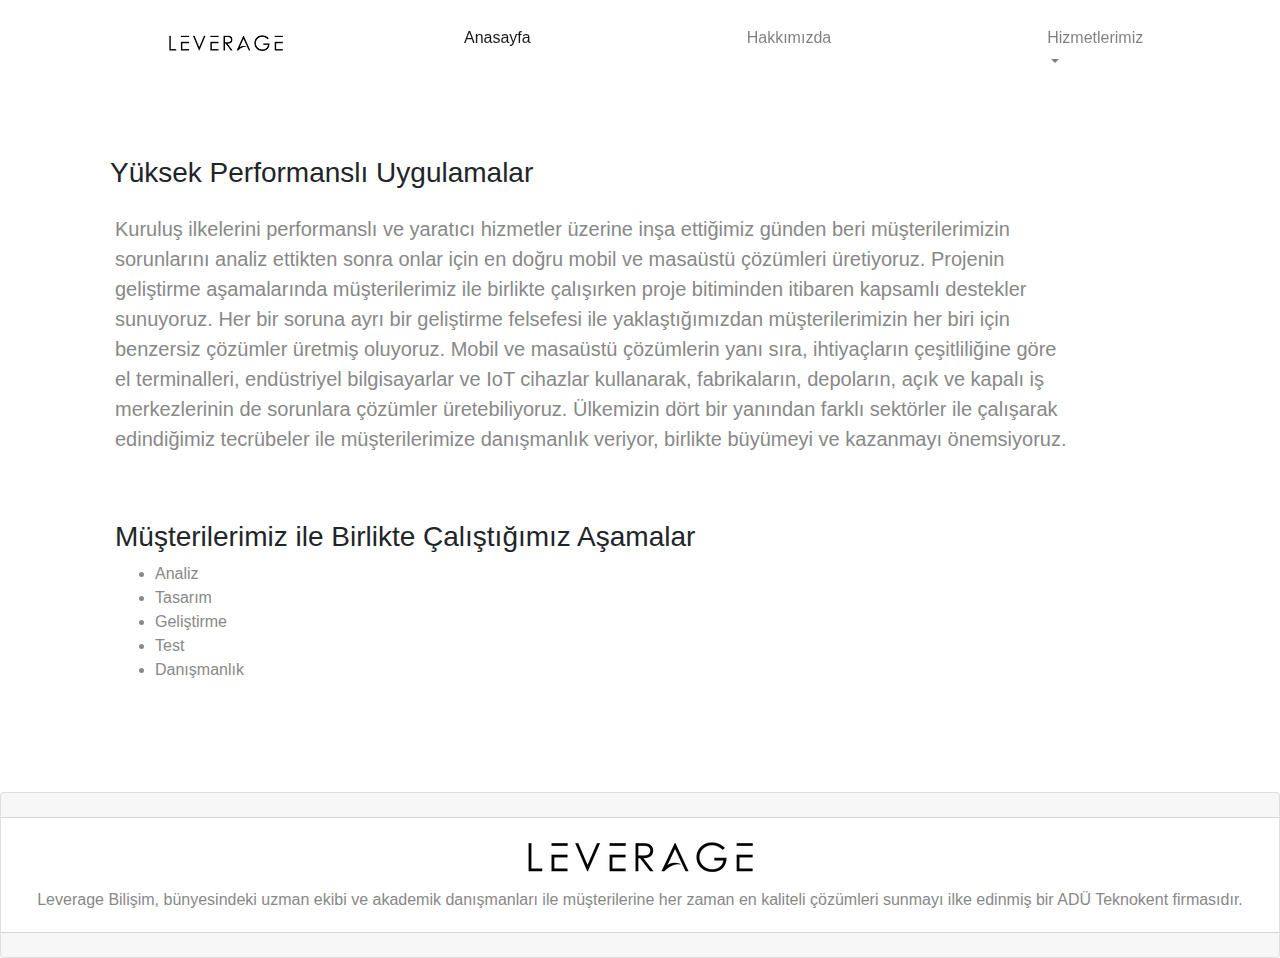
<file: Leverage/uygulamalar.html>
<!DOCTYPE html>
<html lang="en">
<head>
    <meta charset="UTF-8">
    <meta name="viewport" content="width=device-width, initial-scale=1.0">
    <title>uygulamalar</title>
    <link rel="stylesheet" href="sayfa1.css">
  <link rel="stylesheet" href="https://cdn.jsdelivr.net/npm/bootstrap@4.0.0/dist/css/bootstrap.min.css"
    integrity="sha384-Gn5384xqQ1aoWXA+058RXPxPg6fy4IWvTNh0E263XmFcJlSAwiGgFAW/dAiS6JXm" crossorigin="anonymous">

</head>
<body>
    <div class="container">
      <nav class="navbar navbar-expand-lg navbar-light bg-light">
        <a class="navbar-brand" href="#">Navbar</a>
        <button class="navbar-toggler" type="button" data-toggle="collapse" data-target="#navbarSupportedContent" aria-controls="navbarSupportedContent" aria-expanded="false" aria-label="Toggle navigation">
          <span class="navbar-toggler-icon"></span>
        </button>
      <nav style="background-color:#ffffff ;" class="navbar fixed-top navbar-expand-lg navbar-light">
        <a href="index.html"><img style="margin-left: 150px;" src="resimler/logo.png" width="120" height="20"
            class="d-inline-block align-top"></a>
        <button class="navbar-toggler" type="button" data-toggle="collapse" data-target="#navbarSupportedContent"
          aria-controls="navbarSupportedContent" aria-expanded="false" aria-label="Toggle navigation">
          <span class="navbar-toggler-icon"></span>
        </button>
  
        <div class="collapse navbar-collapse" id="navbarSupportedContent">
          <ul style="position: relative; left: 170px;" class="navbar-nav ">
            <li style="margin-top: 10px; margin-right: 200px;" class="nav-item active">
              <a class="nav-link" href="index.html">Anasayfa <span class="sr-only">(current)</span></a>
            </li>
            <li style="margin-top: 10px; margin-right: 200px; " class="nav-item">
              <a class="nav-link" href="hakkimizda.html">Hakkımızda</a>
            </li>
            <li style="margin-top: 10px; margin-right:100px; width: 100%;" id="hizmet" class="nav-item dropdown">
              <a style="margin-right:100px;" class="nav-link dropdown-toggle" href="#" id="navbarDropdown" role="button"
                data-toggle="dropdown" aria-haspopup="true" aria-expanded="false">
                Hizmetlerimiz
              </a>
              <div class="dropdown-menu" aria-labelledby="navbarDropdown">
                <a class="dropdown-item" href="akilliTarim.html">Akıllı Tarım</a>
                <a class="dropdown-item" href="deneyimPaylasimi.html">Deneyim Paylaşımı</a>
                <a class="dropdown-item" href="uygulamalar.html">Yüksek Performanslı Uygulamalar</a>
                <a class="dropdown-item" href="issürecYönetimi.html">İş Süreç Yönetimi</a>
                <a class="dropdown-item" href="veriMadenciligi.html">Veri Madenciliği</a>
                <a class="dropdown-item" href="iot.html">IoT Çözümler</a>
              </div>
            </li>
            <li >
              <a style="position: relative;right: 50px;" id="iletisim" href="/iletisim.html"class="btn btn-primary">İletişim</a>
            </li>
          </ul>
        </div>
      </nav>
    </div>
        <section>
          <div style="margin-bottom: 110px;" class="container">
                <h3 style= "margin-left:25px; margin-top: 100px;; font-size: 50; height: 50px;width: 1000px;">Yüksek Performanslı Uygulamalar</h3>
                  <div class="col">
                   <div class="col-md-11">
                    <p class="text-left" style="font-size: 20px;">
                      Kuruluş ilkelerini performanslı ve yaratıcı hizmetler üzerine inşa ettiğimiz günden beri müşterilerimizin sorunlarını analiz ettikten sonra onlar için en doğru mobil ve masaüstü çözümleri üretiyoruz. Projenin geliştirme aşamalarında müşterilerimiz ile birlikte çalışırken proje bitiminden itibaren kapsamlı destekler sunuyoruz. Her bir soruna ayrı bir geliştirme felsefesi ile yaklaştığımızdan müşterilerimizin her biri için benzersiz çözümler üretmiş oluyoruz. Mobil ve masaüstü çözümlerin yanı sıra, ihtiyaçların çeşitliliğine göre el terminalleri, endüstriyel bilgisayarlar ve IoT cihazlar kullanarak, fabrikaların, depoların, açık ve kapalı iş merkezlerinin de sorunlara çözümler üretebiliyoruz. Ülkemizin dört bir yanından farklı sektörler ile çalışarak edindiğimiz tecrübeler ile müşterilerimize danışmanlık veriyor, birlikte büyümeyi ve kazanmayı önemsiyoruz.
                </p></div>
                <div style="padding-top: 50px;" class="col-md-12">
                  <h3 class="mb-20">Müşterilerimiz ile Birlikte Çalıştığımız Aşamalar</h3>
                  <ul class="unordered-list" style="font-size: 16px;  color: #888888">
                    <li>Analiz</li>
                    <li>Tasarım</li>
                    <li>Geliştirme</li>
                    <li>Test</li>
                    <li>Danışmanlık</li>
                  </ul>
              </div>
             </div>
            </section>
         
              <section>
                <div class="card text-center">
                  <div class="card-header">
                  </div>
                  <div class="card-body">
                    <h5 class="card-title"><img src="resimler/logo.png" alt=""></h5>
                    <p class="card-text">Leverage Bilişim, bünyesindeki uzman ekibi ve akademik danışmanları ile müşterilerine her zaman en kaliteli çözümleri sunmayı ilke edinmiş bir ADÜ Teknokent firmasıdır.</p>
                  </div>
                  <div class="card-footer text-muted">
                  </div>
                </div>
              </section>
      



      <script src="https://code.jquery.com/jquery-3.2.1.slim.min.js"
    integrity="sha384-KJ3o2DKtIkvYIK3UENzmM7KCkRr/rE9/Qpg6aAZGJwFDMVNA/GpGFF93hXpG5KkN"
    crossorigin="anonymous"></script>
  <script src="https://cdn.jsdelivr.net/npm/popper.js@1.12.9/dist/umd/popper.min.js"
    integrity="sha384-ApNbgh9B+Y1QKtv3Rn7W3mgPxhU9K/ScQsAP7hUibX39j7fakFPskvXusvfa0b4Q"
    crossorigin="anonymous"></script>
  <script src="https://cdn.jsdelivr.net/npm/bootstrap@4.0.0/dist/js/bootstrap.min.js"
    integrity="sha384-JZR6Spejh4U02d8jOt6vLEHfe/JQGiRRSQQxSfFWpi1MquVdAyjUar5+76PVCmYl"
    crossorigin="anonymous"></script>
</body>
</html>
</file>
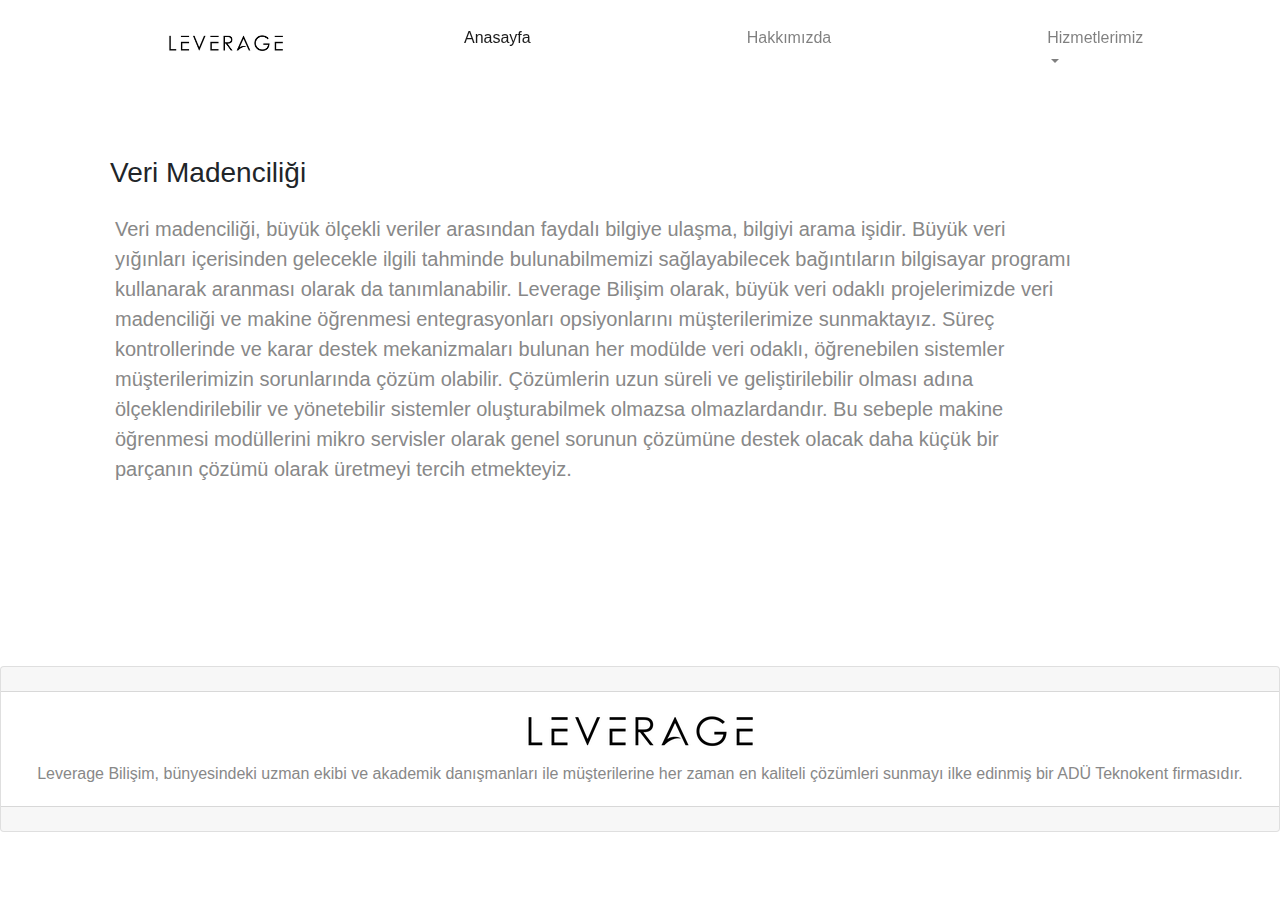
<file: Leverage/veriMadenciligi.html>
<!DOCTYPE html>
<html lang="en">
<head>
    <meta charset="UTF-8">
    <meta name="viewport" content="width=device-width, initial-scale=1.0">
    <title>veriMadenciligi</title>
    <link rel="stylesheet" href="sayfa1.css">
  <link rel="stylesheet" href="https://cdn.jsdelivr.net/npm/bootstrap@4.0.0/dist/css/bootstrap.min.css"
    integrity="sha384-Gn5384xqQ1aoWXA+058RXPxPg6fy4IWvTNh0E263XmFcJlSAwiGgFAW/dAiS6JXm" crossorigin="anonymous">

</head>
<body>
    <div class="container">
      <nav class="navbar navbar-expand-lg navbar-light bg-light">
        <a class="navbar-brand" href="#">Navbar</a>
        <button class="navbar-toggler" type="button" data-toggle="collapse" data-target="#navbarSupportedContent" aria-controls="navbarSupportedContent" aria-expanded="false" aria-label="Toggle navigation">
          <span class="navbar-toggler-icon"></span>
        </button>
      <nav style="background-color:#ffffff ;" class="navbar fixed-top navbar-expand-lg navbar-light">
        <a href="index.html"><img style="margin-left: 150px;" src="resimler/logo.png" width="120" height="20"
            class="d-inline-block align-top"></a>
        <button class="navbar-toggler" type="button" data-toggle="collapse" data-target="#navbarSupportedContent"
          aria-controls="navbarSupportedContent" aria-expanded="false" aria-label="Toggle navigation">
          <span class="navbar-toggler-icon"></span>
        </button>
        <div class="collapse navbar-collapse" id="navbarSupportedContent">
          <ul style="position: relative; left: 170px;" class="navbar-nav ">
            <li style="margin-top: 10px; margin-right: 200px;" class="nav-item active">
              <a class="nav-link" href="index.html">Anasayfa <span class="sr-only">(current)</span></a>
            </li>
            <li style="margin-top: 10px; margin-right: 200px; " class="nav-item">
              <a class="nav-link" href="hakkimizda.html">Hakkımızda</a>
            </li>
            <li style="margin-top: 10px; margin-right:100px; width: 100%;" id="hizmet" class="nav-item dropdown">
              <a style="margin-right:100px;" class="nav-link dropdown-toggle" href="#" id="navbarDropdown" role="button"
                data-toggle="dropdown" aria-haspopup="true" aria-expanded="false">
                Hizmetlerimiz
              </a>
              <div class="dropdown-menu" aria-labelledby="navbarDropdown">
                <a class="dropdown-item" href="akilliTarim.html">Akıllı Tarım</a>
                <a class="dropdown-item" href="deneyimPaylasimi.html">Deneyim Paylaşımı</a>
                <a class="dropdown-item" href="uygulamalar.html">Yüksek Performanslı Uygulamalar</a>
                <a class="dropdown-item" href="issürecYönetimi.html">İş Süreç Yönetimi</a>
                <a class="dropdown-item" href="veriMadenciligi.html">Veri Madenciliği</a>
                <a class="dropdown-item" href="iot.html">IoT Çözümler</a>
              </div>
            </li>
            <li >
              <a style="position: relative;right: 50px;" id="iletisim" href="/iletisim.html"class="btn btn-primary">İletişim</a>
            </li>
          </ul>
        </div>
      </nav>
    </div>
        <section>
          <div style="margin-bottom: 110px;" class="container">
                <h3 style= "margin-left:25px; margin-top: 100px;; font-size: 50; height: 50px;width: 400px;">Veri Madenciliği</h3>
                  <div class="col">
                   <div class="col-md-11">
                    <p class="text-left" style="font-size: 20px;">
                      Veri madenciliği, büyük ölçekli veriler arasından faydalı bilgiye ulaşma, bilgiyi arama işidir. Büyük veri yığınları içerisinden gelecekle ilgili tahminde bulunabilmemizi sağlayabilecek bağıntıların bilgisayar programı kullanarak aranması olarak da tanımlanabilir. Leverage Bilişim olarak, büyük veri odaklı projelerimizde veri madenciliği ve makine öğrenmesi entegrasyonları opsiyonlarını müşterilerimize sunmaktayız. Süreç kontrollerinde ve karar destek mekanizmaları bulunan her modülde veri odaklı, öğrenebilen sistemler müşterilerimizin sorunlarında çözüm olabilir. Çözümlerin uzun süreli ve geliştirilebilir olması adına ölçeklendirilebilir ve yönetebilir sistemler oluşturabilmek olmazsa olmazlardandır. Bu sebeple makine öğrenmesi modüllerini mikro servisler olarak genel sorunun çözümüne destek olacak daha küçük bir parçanın çözümü olarak üretmeyi tercih etmekteyiz.
                </p></div></div></div></section>
                <section>
      </div>
      <br><br><br>
      <section>
        <div class="card text-center">
          <div class="card-header">
          </div>
          <div class="card-body">
            <h5 class="card-title"><img src="resimler/logo.png" alt=""></h5>
            <p class="card-text">Leverage Bilişim, bünyesindeki uzman ekibi ve akademik danışmanları ile müşterilerine her zaman en kaliteli çözümleri sunmayı ilke edinmiş bir ADÜ Teknokent firmasıdır.</p>
          </div>
          <div class="card-footer text-muted">
          </div>
        </div>
      </section>




      <script src="https://code.jquery.com/jquery-3.2.1.slim.min.js"
    integrity="sha384-KJ3o2DKtIkvYIK3UENzmM7KCkRr/rE9/Qpg6aAZGJwFDMVNA/GpGFF93hXpG5KkN"
    crossorigin="anonymous"></script>
  <script src="https://cdn.jsdelivr.net/npm/popper.js@1.12.9/dist/umd/popper.min.js"
    integrity="sha384-ApNbgh9B+Y1QKtv3Rn7W3mgPxhU9K/ScQsAP7hUibX39j7fakFPskvXusvfa0b4Q"
    crossorigin="anonymous"></script>
  <script src="https://cdn.jsdelivr.net/npm/bootstrap@4.0.0/dist/js/bootstrap.min.js"
    integrity="sha384-JZR6Spejh4U02d8jOt6vLEHfe/JQGiRRSQQxSfFWpi1MquVdAyjUar5+76PVCmYl"
    crossorigin="anonymous"></script>
</body>
</html>
</file>
<file: Leverage/sayfa1.css>
/* @media (max-width: 768px) {
    .container {
      text-align: center;
      img {
        width: 100%;
      }
    }
} */

body{
    width: 100%;
    background-color: rgb(10, 12, 9);
    background-size:cover;
    overflow-x: hidden;
}
.iletisim{
    text-align:right;
 } 
.navbar-nav{
    display: flex;
    flex-direction: column;
    padding-left: 0;
    margin-bottom: 0;
    list-style: none;
  }
.navbar navbar-expand-lg navbar-light bg-light{
    width: 100%;
    padding:0;
    margin:0;
}
#iletisim {
    margin: 12px;
    width: 180px;
    height: 40px;
    border-style:solid;
    border-radius: 15px;
    border-color: #b3bcda;
    background-color: #634fd1;
}
.container{
    width: 100%;
}
.nav-item flag{
    width: 100%; 
}

p{
    color: #888888;
}
#iletisim:hover{
    transition:0.5ms;
    background-color: #68758f}

#hizmet{
    width: 100%;
}
.row justify-content-center{
    margin-top: 200px;
}
.col-lg-4 col-sm-6{
    position: relative; top: 100px;
    align-items: center;
    
}
h4{
    position: relative; bottom: 80px; left: 50px;}

h2{ width: 1000px;
    position: relative;bottom: 150px;right: 180px;
}
hr{
    width: 90%;
    border: 0 ;
    border-bottom: 1px solid #bcc3ca;
    margin: 10px auto;
}
.section-top-border{
    padding: 175px ;
}
.row{
    padding-top:25px;}
.img-pop-up img-gal gallery_img{
    height: 20px;
    width: 100px;
 }
.section-top-border > row gallery-item{
    padding: 50px 0;
    border-top: 1px dotted #eee;
}
.ti-home:before {
    content: "\e69b";
}
.contact-info__icon i, .contact-info__icon span {
    color: #8f9195;
    font-size: 27px;
}
.fa-thin fa-envelope-circle-check{
    color: #8f9195;
    font-size:27px;
}
.fa-thin fa-house{
    color: #8f9195;
    font-size:27px;
}
/*sütun yapısı*/
.col-1 {width: 8.33%;}
.col-2 {width: 16.66%;}
.col-3 {width: 25%;}
.col-4 {width: 33.33%;}
.col-5 {width: 41.66%;}
.col-6 {width: 50%;}
.col-7 {width: 58.33%;}
.col-8 {width: 66.66%;}
.col-9 {width: 75%;}
.col-10 {width: 83.33%;}
.col-11 {width: 91.66%;}
.col-12 {width: 100%;}
/* 
img{
    /* max-width: 100%; */
    /* vertical-align: middle;
    border-style: none;
}
*, ::after, ::before {
    box-sizing: border-box;
}
img {
    overflow-clip-margin: content-box;
    overflow: clip;
} */
</file>
